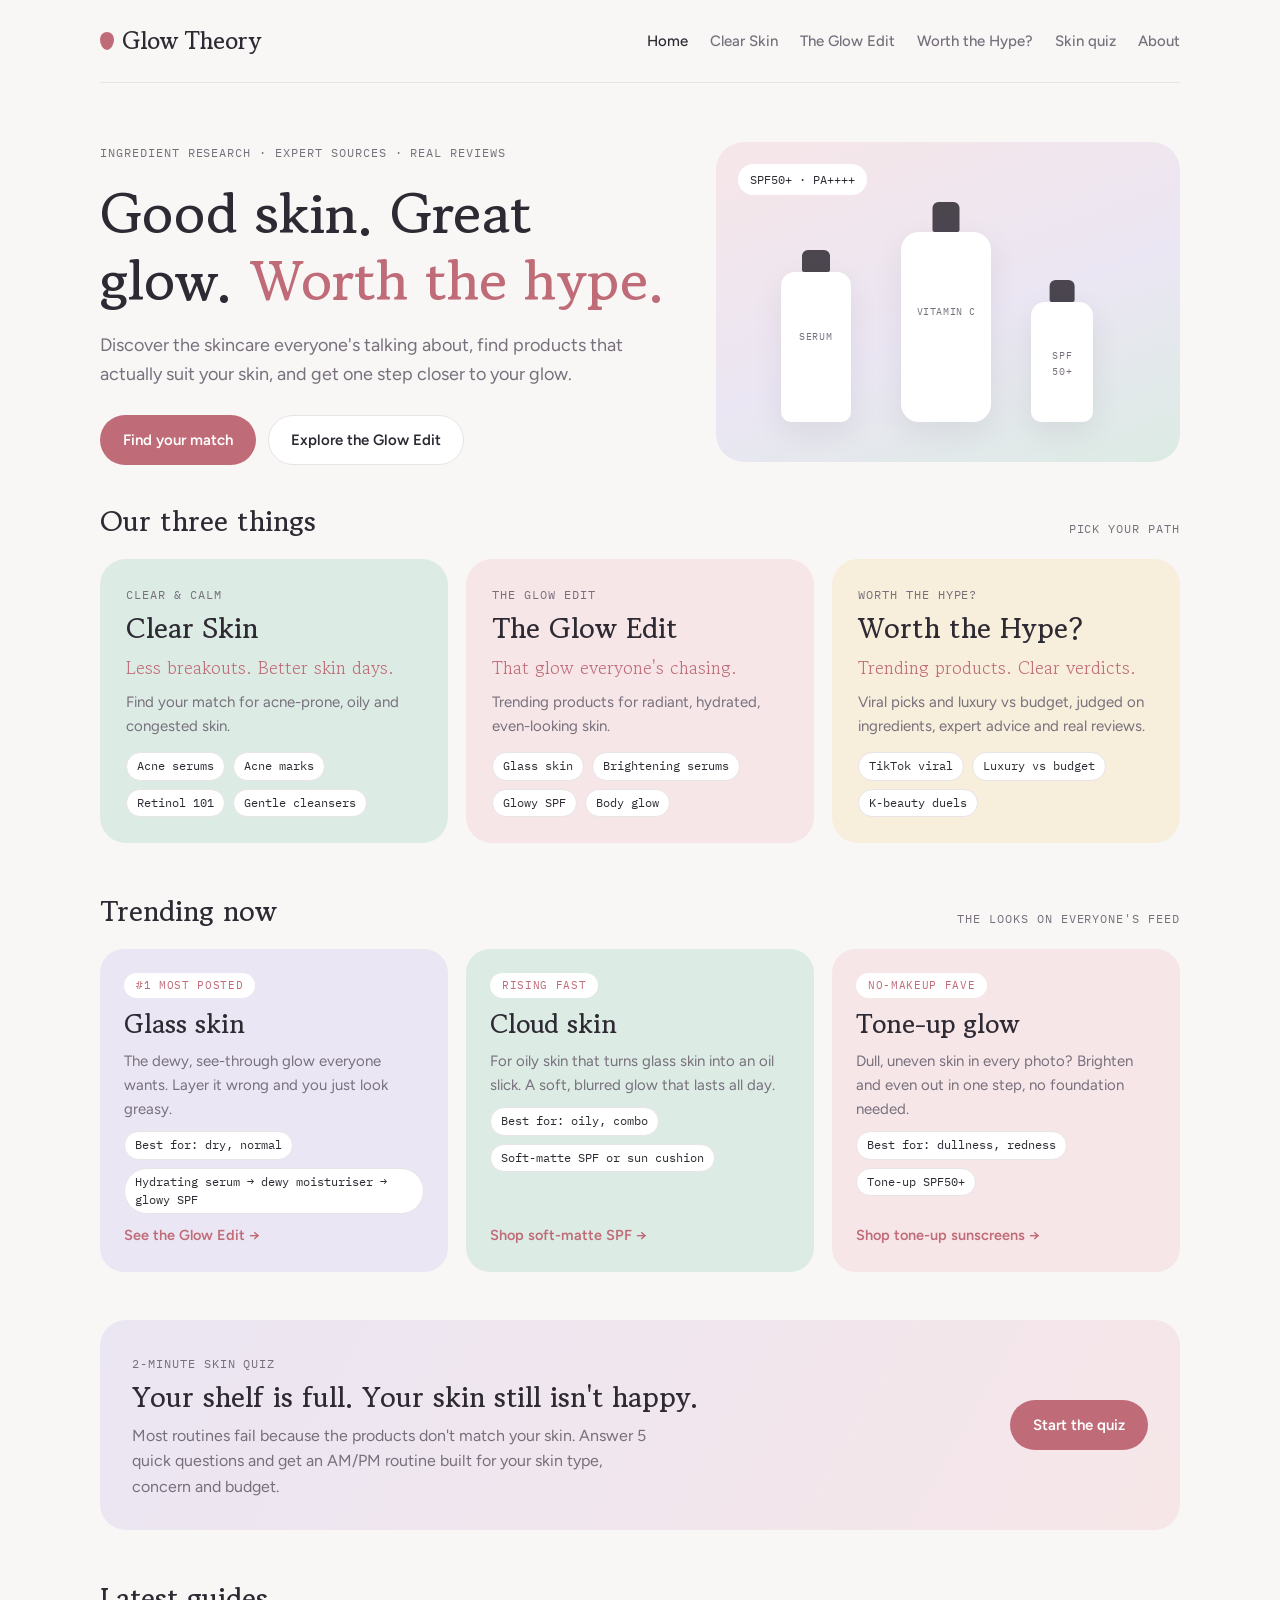
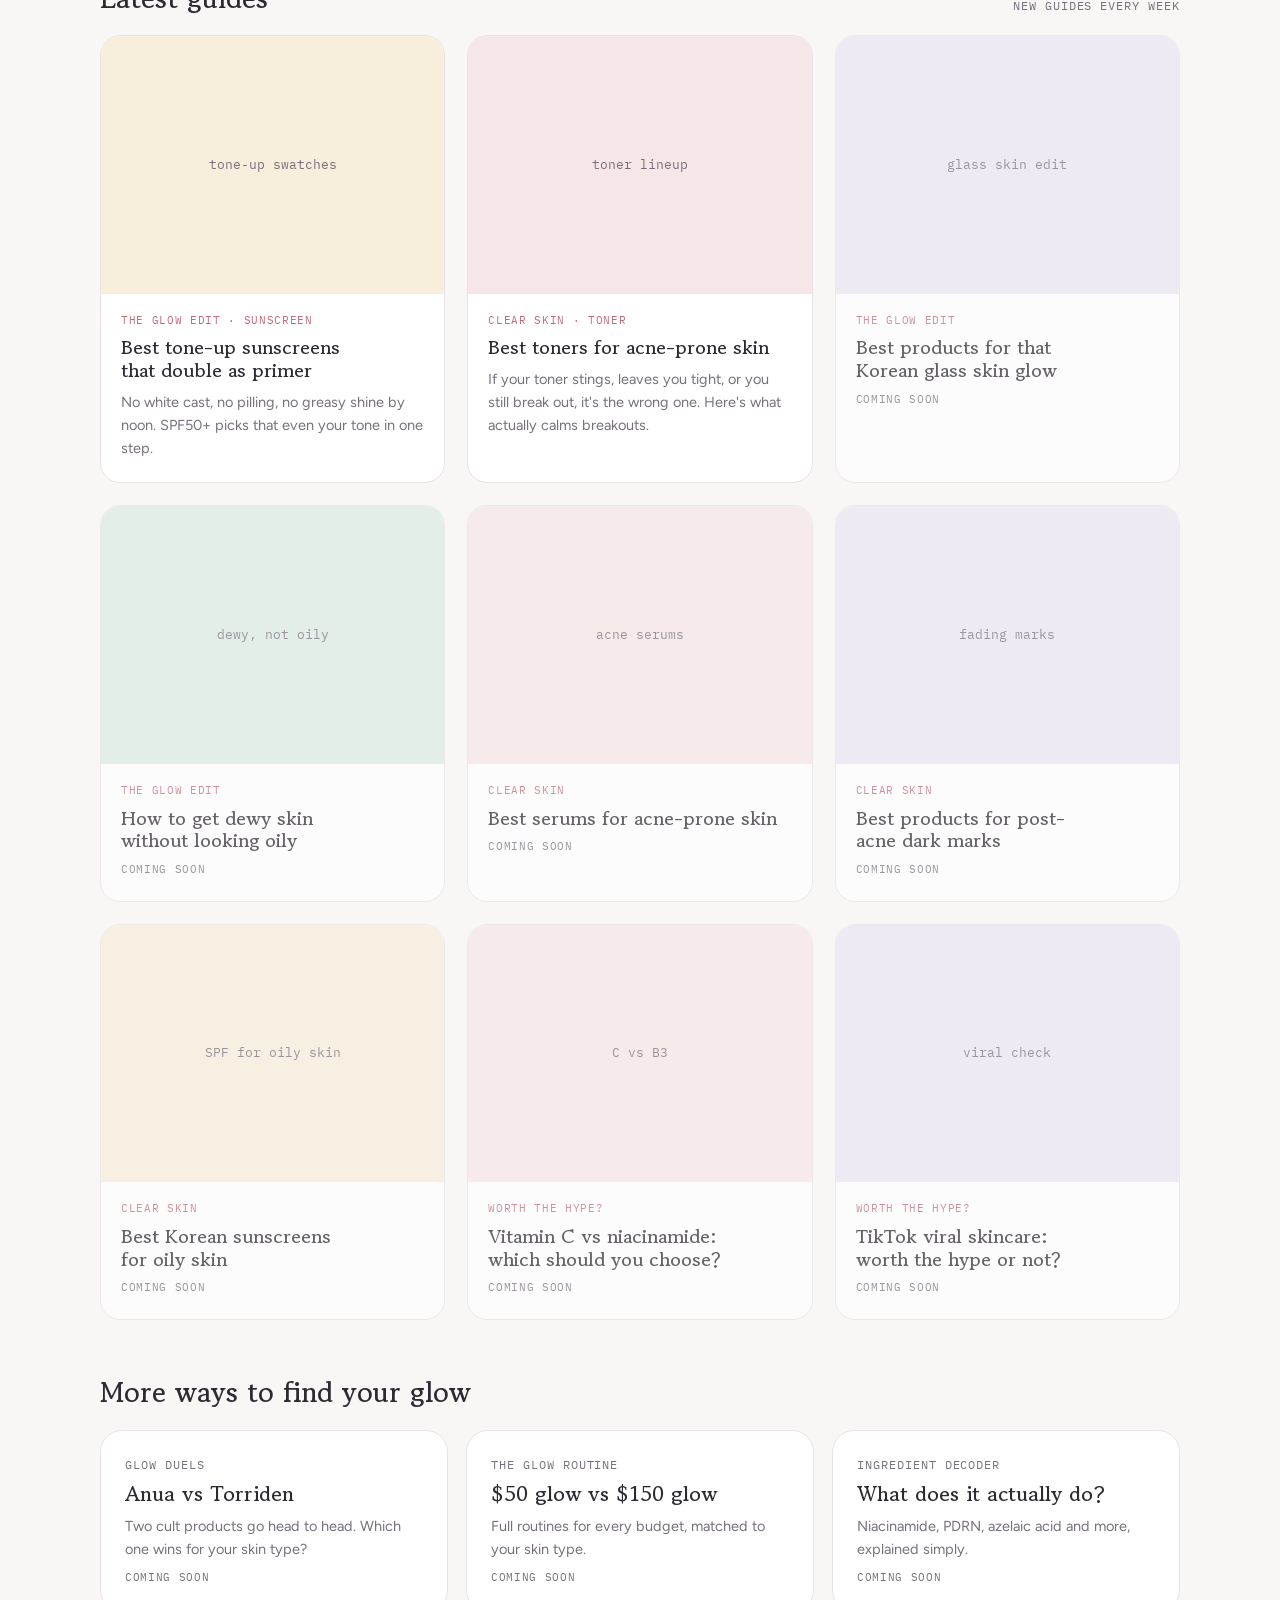
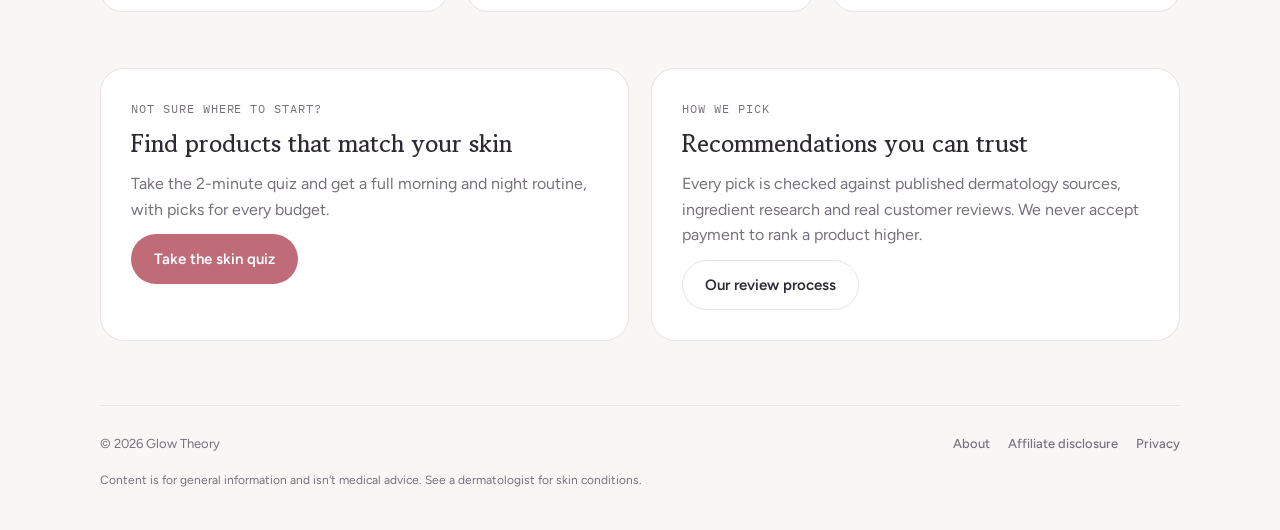
<file: index.html>
<!doctype html>
<html lang="en">
<head>
<meta charset="utf-8">
<meta name="viewport" content="width=device-width, initial-scale=1, viewport-fit=cover">
<title>Glow Theory | Skincare That&#x27;s Worth the Hype</title>
<meta name="description" content="Find skincare that suits your skin. Buying guides for clear skin, glowing skin and trending K-beauty, built on ingredient research and expert sources.">
<link rel="canonical" href="https://glowtheoryskin.com/">
<meta property="og:title" content="Glow Theory | Skincare That&#x27;s Worth the Hype">
<meta property="og:description" content="Find skincare that suits your skin. Buying guides for clear skin, glowing skin and trending K-beauty, built on ingredient research and expert sources.">
<meta property="og:type" content="website">
<meta property="og:url" content="https://glowtheoryskin.com/">
<meta property="og:site_name" content="Glow Theory">
<link rel="icon" href="/favicon.svg" type="image/svg+xml">
<link rel="preconnect" href="https://fonts.googleapis.com">
<link rel="preconnect" href="https://fonts.gstatic.com" crossorigin>
<link rel="stylesheet" href="https://fonts.googleapis.com/css2?family=Gowun+Batang:wght@400;700&family=Figtree:wght@400;500;600;700&family=IBM+Plex+Mono:wght@400;500&display=swap">
<link rel="stylesheet" href="/styles.css">
</head>
<body>
<div class="wrap">
  <header>
    <a class="logo" href="/"><span class="drop" aria-hidden="true"></span>Glow Theory</a>
    <nav aria-label="Main"><a href="/" aria-current="page">Home</a><a href="/clear-skin.html">Clear Skin</a><a href="/the-glow-edit.html">The Glow Edit</a><a href="/worth-the-hype.html">Worth the Hype?</a><a href="/quiz.html">Skin quiz</a><a href="/about.html">About</a></nav>
  </header>
  <main>
    <section class="hero">
      <div>
        <span class="label">Ingredient research · expert sources · real reviews</span>
        <h1>Good skin. Great glow. <em>Worth the hype.</em></h1>
        <p class="lede">Discover the skincare everyone's talking about, find products that actually suit your skin, and get one step closer to your glow.</p>
        <div class="cta-row">
          <a class="btn primary" href="/quiz.html">Find your match</a>
          <a class="btn ghost" href="/the-glow-edit.html">Explore the Glow Edit</a>
        </div>
      </div>
      <div class="shelf" aria-hidden="true">
        <span class="ph-tag">SPF50+ · PA++++</span>
        <div class="bottle b1"><span>SERUM</span></div>
        <div class="bottle b2"><span>VITAMIN C</span></div>
        <div class="bottle b3"><span>SPF 50+</span></div>
      </div>
    </section>

    <section style="padding-bottom:52px">
      <div class="section-head"><h2>Our three things</h2><span class="label">Pick your path</span></div>
      <div class="pillars"><a class="pillar t-mint" href="/clear-skin.html"><span class="label">Clear &amp; calm</span><h3>Clear Skin</h3><p class="hook">Less breakouts. Better skin days.</p><p>Find your match for acne-prone, oily and congested skin.</p><div class="specs"><span class="spec">Acne serums</span><span class="spec">Acne marks</span><span class="spec">Retinol 101</span><span class="spec">Gentle cleansers</span></div></a><a class="pillar t-rose" href="/the-glow-edit.html"><span class="label">The Glow Edit</span><h3>The Glow Edit</h3><p class="hook">That glow everyone&#x27;s chasing.</p><p>Trending products for radiant, hydrated, even-looking skin.</p><div class="specs"><span class="spec">Glass skin</span><span class="spec">Brightening serums</span><span class="spec">Glowy SPF</span><span class="spec">Body glow</span></div></a><a class="pillar t-sun" href="/worth-the-hype.html"><span class="label">Worth the hype?</span><h3>Worth the Hype?</h3><p class="hook">Trending products. Clear verdicts.</p><p>Viral picks and luxury vs budget, judged on ingredients, expert advice and real reviews.</p><div class="specs"><span class="spec">TikTok viral</span><span class="spec">Luxury vs budget</span><span class="spec">K-beauty duels</span></div></a></div>
    </section>

    <section style="padding-bottom:48px">
      <div class="section-head"><h2>Trending now</h2><span class="label">The looks on everyone's feed</span></div>
      <div class="trends">
        <a class="trend t-lilac" href="/the-glow-edit.html">
          <span class="badge">#1 most posted</span><h3>Glass skin</h3>
          <p>The dewy, see-through glow everyone wants. Layer it wrong and you just look greasy.</p>
          <div class="specs"><span class="spec">Best for: dry, normal</span><span class="spec">Hydrating serum → dewy moisturiser → glowy SPF</span></div>
          <span class="go">See the Glow Edit →</span>
        </a>
        <a class="trend t-mint" href="/best-tone-up-sunscreens.html">
          <span class="badge">Rising fast</span><h3>Cloud skin</h3>
          <p>For oily skin that turns glass skin into an oil slick. A soft, blurred glow that lasts all day.</p>
          <div class="specs"><span class="spec">Best for: oily, combo</span><span class="spec">Soft-matte SPF or sun cushion</span></div>
          <span class="go">Shop soft-matte SPF →</span>
        </a>
        <a class="trend t-rose" href="/best-tone-up-sunscreens.html">
          <span class="badge">No-makeup fave</span><h3>Tone-up glow</h3>
          <p>Dull, uneven skin in every photo? Brighten and even out in one step, no foundation needed.</p>
          <div class="specs"><span class="spec">Best for: dullness, redness</span><span class="spec">Tone-up SPF50+</span></div>
          <span class="go">Shop tone-up sunscreens →</span>
        </a>
      </div>
    </section>

    <section class="quizband">
      <div>
        <span class="label">2-minute skin quiz</span>
        <h2>Your shelf is full. Your skin still isn't happy.</h2>
        <p>Most routines fail because the products don't match your skin. Answer 5 quick questions and get an AM/PM routine built for your skin type, concern and budget.</p>
      </div>
      <a class="btn primary" href="/quiz.html">Start the quiz</a>
    </section>

    <section>
      <div class="section-head"><h2>Latest guides</h2><span class="label">New guides every week</span></div>
      <div class="grid"><a class="card" href="/best-tone-up-sunscreens.html"><div class="thumb t-sun">tone-up swatches</div><div class="body"><span class="tag">The Glow Edit · Sunscreen</span><h3>Best tone-up sunscreens that double as primer</h3><p>No white cast, no pilling, no greasy shine by noon. SPF50+ picks that even your tone in one step.</p></div></a><a class="card" href="/best-toners-acne-prone-skin.html"><div class="thumb t-rose">toner lineup</div><div class="body"><span class="tag">Clear Skin · Toner</span><h3>Best toners for acne-prone skin</h3><p>If your toner stings, leaves you tight, or you still break out, it&#x27;s the wrong one. Here&#x27;s what actually calms breakouts.</p></div></a><div class="card is-soon"><div class="thumb t-lilac">glass skin edit</div><div class="body"><span class="tag">The Glow Edit</span><h3>Best products for that Korean glass skin glow</h3><span class="soon">Coming soon</span></div></div><div class="card is-soon"><div class="thumb t-mint">dewy, not oily</div><div class="body"><span class="tag">The Glow Edit</span><h3>How to get dewy skin without looking oily</h3><span class="soon">Coming soon</span></div></div><div class="card is-soon"><div class="thumb t-rose">acne serums</div><div class="body"><span class="tag">Clear Skin</span><h3>Best serums for acne-prone skin</h3><span class="soon">Coming soon</span></div></div><div class="card is-soon"><div class="thumb t-lilac">fading marks</div><div class="body"><span class="tag">Clear Skin</span><h3>Best products for post-acne dark marks</h3><span class="soon">Coming soon</span></div></div><div class="card is-soon"><div class="thumb t-sun">SPF for oily skin</div><div class="body"><span class="tag">Clear Skin</span><h3>Best Korean sunscreens for oily skin</h3><span class="soon">Coming soon</span></div></div><div class="card is-soon"><div class="thumb t-rose">C vs B3</div><div class="body"><span class="tag">Worth the Hype?</span><h3>Vitamin C vs niacinamide: which should you choose?</h3><span class="soon">Coming soon</span></div></div><div class="card is-soon"><div class="thumb t-lilac">viral check</div><div class="body"><span class="tag">Worth the Hype?</span><h3>TikTok viral skincare: worth the hype or not?</h3><span class="soon">Coming soon</span></div></div></div>
    </section>

    <section style="padding-bottom:56px">
      <div class="section-head"><h2>More ways to find your glow</h2></div>
      <div class="features">
        <div class="feature"><span class="label">Glow Duels</span><h3>Anua vs Torriden</h3><p>Two cult products go head to head. Which one wins for your skin type?</p><span class="soon">Coming soon</span></div>
        <div class="feature"><span class="label">The Glow Routine</span><h3>$50 glow vs $150 glow</h3><p>Full routines for every budget, matched to your skin type.</p><span class="soon">Coming soon</span></div>
        <div class="feature"><span class="label">Ingredient Decoder</span><h3>What does it actually do?</h3><p>Niacinamide, PDRN, azelaic acid and more, explained simply.</p><span class="soon">Coming soon</span></div>
      </div>
    </section>

    <section class="duo">
      <div class="panel">
        <span class="label">Not sure where to start?</span>
        <h2>Find products that match your skin</h2>
        <p>Take the 2-minute quiz and get a full morning and night routine, with picks for every budget.</p>
        <a class="btn primary" href="/quiz.html" style="align-self:flex-start">Take the skin quiz</a>
      </div>
      <div class="panel">
        <span class="label">How we pick</span>
        <h2>Recommendations you can trust</h2>
        <p>Every pick is checked against published dermatology sources, ingredient research and real customer reviews. We never accept payment to rank a product higher.</p>
        <a class="btn ghost" href="/about.html" style="align-self:flex-start">Our review process</a>
      </div>
    </section>
  </main>
  <footer>
    <span>© 2026 Glow Theory</span>
    <nav aria-label="Legal"><a href="/about.html">About</a><a href="/affiliate-disclosure.html">Affiliate disclosure</a><a href="/privacy.html">Privacy</a></nav>
    <span class="foot-note">Content is for general information and isn't medical advice. See a dermatologist for skin conditions.</span>
  </footer>
</div>
<!-- Cloudflare Web Analytics --><script type='module' src='https://static.cloudflareinsights.com/beacon.min.js' data-cf-beacon='{"token": "9a05517542704130ba9f9d5de55c579a"}'></script><!-- End Cloudflare Web Analytics -->
</body>
</html>
</file>
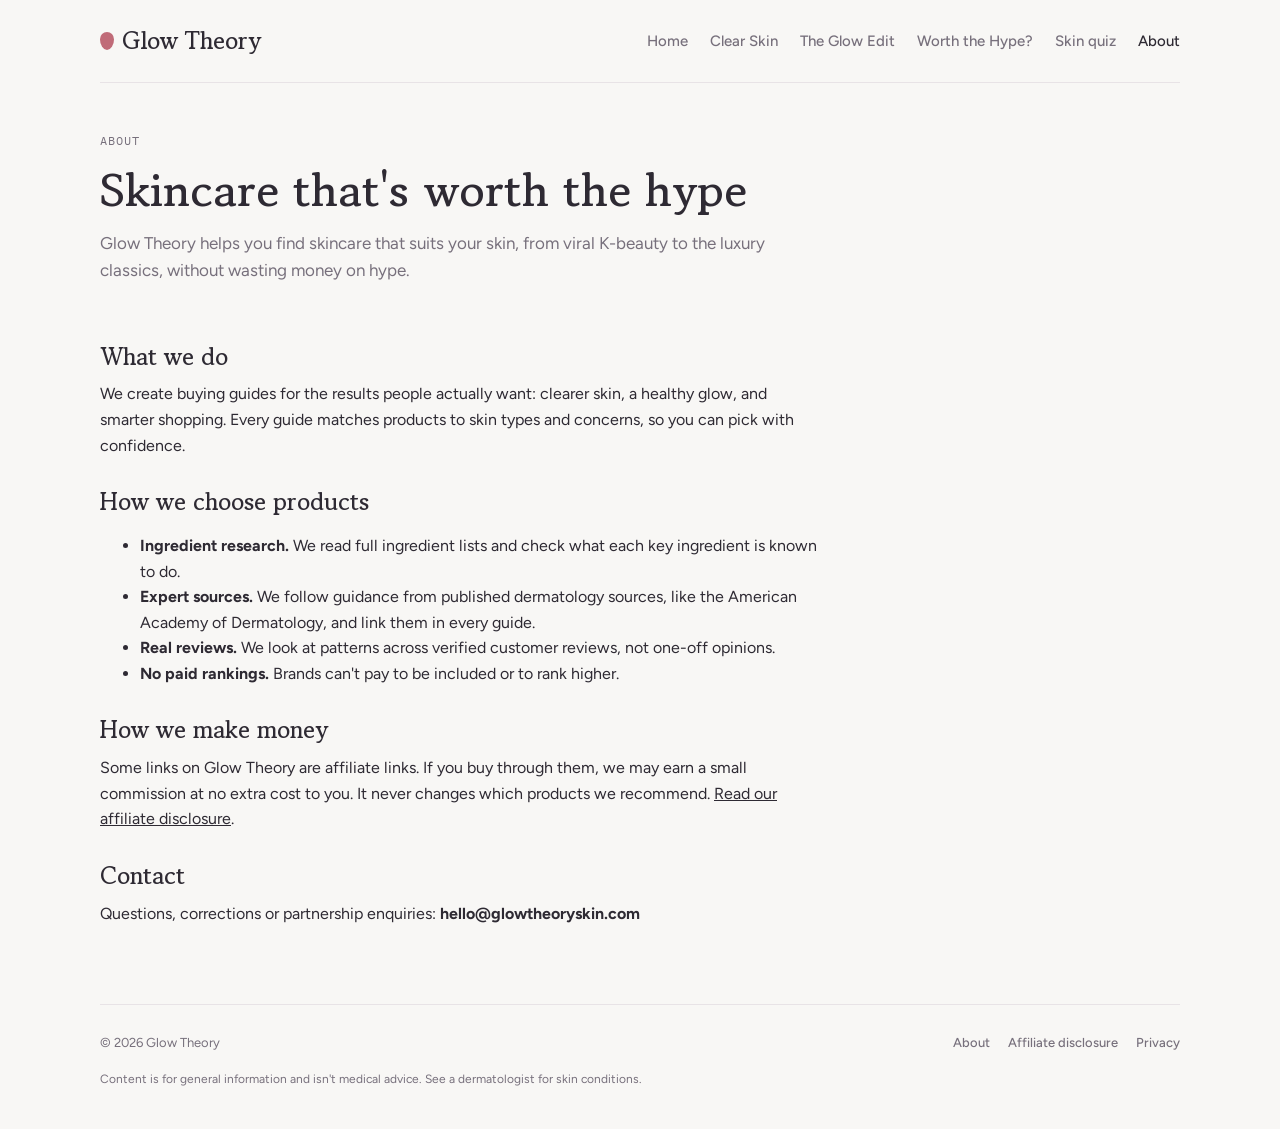
<file: about.html>
<!doctype html>
<html lang="en">
<head>
<meta charset="utf-8">
<meta name="viewport" content="width=device-width, initial-scale=1, viewport-fit=cover">
<title>About Glow Theory | Glow Theory</title>
<meta name="description" content="Glow Theory is a skincare discovery and buying-guide site for clear, glowing skin. Here&#x27;s how we choose products.">
<link rel="canonical" href="https://glowtheoryskin.com/about.html">
<meta property="og:title" content="About Glow Theory | Glow Theory">
<meta property="og:description" content="Glow Theory is a skincare discovery and buying-guide site for clear, glowing skin. Here&#x27;s how we choose products.">
<meta property="og:type" content="website">
<meta property="og:url" content="https://glowtheoryskin.com/about.html">
<meta property="og:site_name" content="Glow Theory">
<link rel="icon" href="/favicon.svg" type="image/svg+xml">
<link rel="preconnect" href="https://fonts.googleapis.com">
<link rel="preconnect" href="https://fonts.gstatic.com" crossorigin>
<link rel="stylesheet" href="https://fonts.googleapis.com/css2?family=Gowun+Batang:wght@400;700&family=Figtree:wght@400;500;600;700&family=IBM+Plex+Mono:wght@400;500&display=swap">
<link rel="stylesheet" href="/styles.css">
</head>
<body>
<div class="wrap">
  <header>
    <a class="logo" href="/"><span class="drop" aria-hidden="true"></span>Glow Theory</a>
    <nav aria-label="Main"><a href="/">Home</a><a href="/clear-skin.html">Clear Skin</a><a href="/the-glow-edit.html">The Glow Edit</a><a href="/worth-the-hype.html">Worth the Hype?</a><a href="/quiz.html">Skin quiz</a><a href="/about.html" aria-current="page">About</a></nav>
  </header>
  <main>
    <section class="page-hero"><span class="label">About</span><h1>Skincare that&#x27;s worth the hype</h1><p>Glow Theory helps you find skincare that suits your skin, from viral K-beauty to the luxury classics, without wasting money on hype.</p></section>
    <section class="prose"><h2>What we do</h2><p>We create buying guides for the results people actually want: clearer skin, a healthy glow, and smarter shopping. Every guide matches products to skin types and concerns, so you can pick with confidence.</p><h2>How we choose products</h2><ul><li><strong>Ingredient research.</strong> We read full ingredient lists and check what each key ingredient is known to do.</li><li><strong>Expert sources.</strong> We follow guidance from published dermatology sources, like the American Academy of Dermatology, and link them in every guide.</li><li><strong>Real reviews.</strong> We look at patterns across verified customer reviews, not one-off opinions.</li><li><strong>No paid rankings.</strong> Brands can't pay to be included or to rank higher.</li></ul><h2>How we make money</h2><p>Some links on Glow Theory are affiliate links. If you buy through them, we may earn a small commission at no extra cost to you. It never changes which products we recommend. <a href="/affiliate-disclosure.html">Read our affiliate disclosure</a>.</p><h2>Contact</h2><p>Questions, corrections or partnership enquiries: <strong>hello@glowtheoryskin.com</strong></p></section>
  </main>
  <footer>
    <span>© 2026 Glow Theory</span>
    <nav aria-label="Legal"><a href="/about.html">About</a><a href="/affiliate-disclosure.html">Affiliate disclosure</a><a href="/privacy.html">Privacy</a></nav>
    <span class="foot-note">Content is for general information and isn't medical advice. See a dermatologist for skin conditions.</span>
  </footer>
</div>
<!-- Cloudflare Web Analytics --><script type='module' src='https://static.cloudflareinsights.com/beacon.min.js' data-cf-beacon='{"token": "9a05517542704130ba9f9d5de55c579a"}'></script><!-- End Cloudflare Web Analytics -->
</body>
</html>
</file>
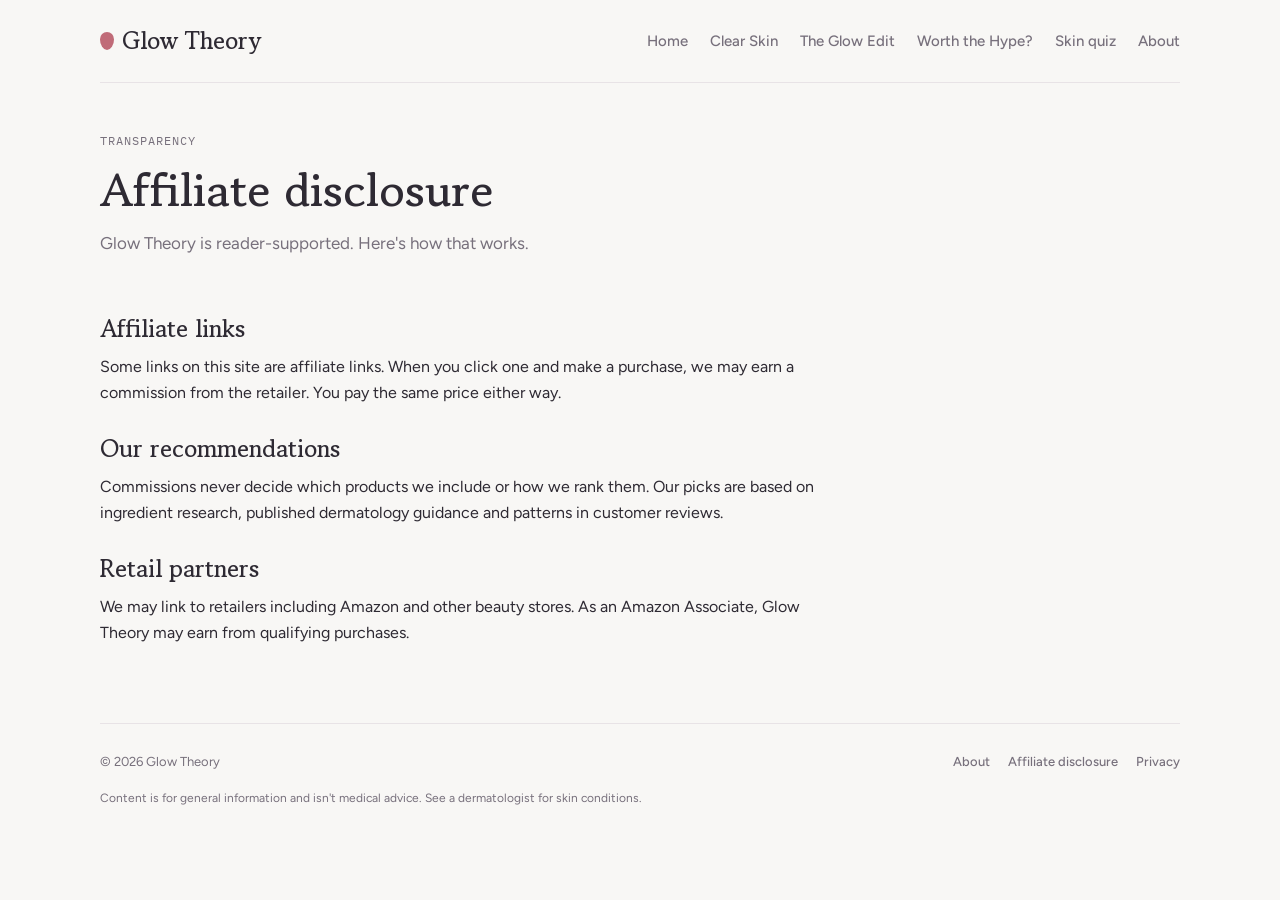
<file: affiliate-disclosure.html>
<!doctype html>
<html lang="en">
<head>
<meta charset="utf-8">
<meta name="viewport" content="width=device-width, initial-scale=1, viewport-fit=cover">
<title>Affiliate Disclosure | Glow Theory</title>
<meta name="description" content="How Glow Theory uses affiliate links.">
<link rel="canonical" href="https://glowtheoryskin.com/affiliate-disclosure.html">
<meta property="og:title" content="Affiliate Disclosure | Glow Theory">
<meta property="og:description" content="How Glow Theory uses affiliate links.">
<meta property="og:type" content="website">
<meta property="og:url" content="https://glowtheoryskin.com/affiliate-disclosure.html">
<meta property="og:site_name" content="Glow Theory">
<link rel="icon" href="/favicon.svg" type="image/svg+xml">
<link rel="preconnect" href="https://fonts.googleapis.com">
<link rel="preconnect" href="https://fonts.gstatic.com" crossorigin>
<link rel="stylesheet" href="https://fonts.googleapis.com/css2?family=Gowun+Batang:wght@400;700&family=Figtree:wght@400;500;600;700&family=IBM+Plex+Mono:wght@400;500&display=swap">
<link rel="stylesheet" href="/styles.css">
</head>
<body>
<div class="wrap">
  <header>
    <a class="logo" href="/"><span class="drop" aria-hidden="true"></span>Glow Theory</a>
    <nav aria-label="Main"><a href="/">Home</a><a href="/clear-skin.html">Clear Skin</a><a href="/the-glow-edit.html">The Glow Edit</a><a href="/worth-the-hype.html">Worth the Hype?</a><a href="/quiz.html">Skin quiz</a><a href="/about.html">About</a></nav>
  </header>
  <main>
    <section class="page-hero"><span class="label">Transparency</span><h1>Affiliate disclosure</h1><p>Glow Theory is reader-supported. Here&#x27;s how that works.</p></section>
    <section class="prose"><h2>Affiliate links</h2><p>Some links on this site are affiliate links. When you click one and make a purchase, we may earn a commission from the retailer. You pay the same price either way.</p><h2>Our recommendations</h2><p>Commissions never decide which products we include or how we rank them. Our picks are based on ingredient research, published dermatology guidance and patterns in customer reviews.</p><h2>Retail partners</h2><p>We may link to retailers including Amazon and other beauty stores. As an Amazon Associate, Glow Theory may earn from qualifying purchases.</p></section>
  </main>
  <footer>
    <span>© 2026 Glow Theory</span>
    <nav aria-label="Legal"><a href="/about.html">About</a><a href="/affiliate-disclosure.html">Affiliate disclosure</a><a href="/privacy.html">Privacy</a></nav>
    <span class="foot-note">Content is for general information and isn't medical advice. See a dermatologist for skin conditions.</span>
  </footer>
</div>
<!-- Cloudflare Web Analytics --><script type='module' src='https://static.cloudflareinsights.com/beacon.min.js' data-cf-beacon='{"token": "9a05517542704130ba9f9d5de55c579a"}'></script><!-- End Cloudflare Web Analytics -->
</body>
</html>
</file>
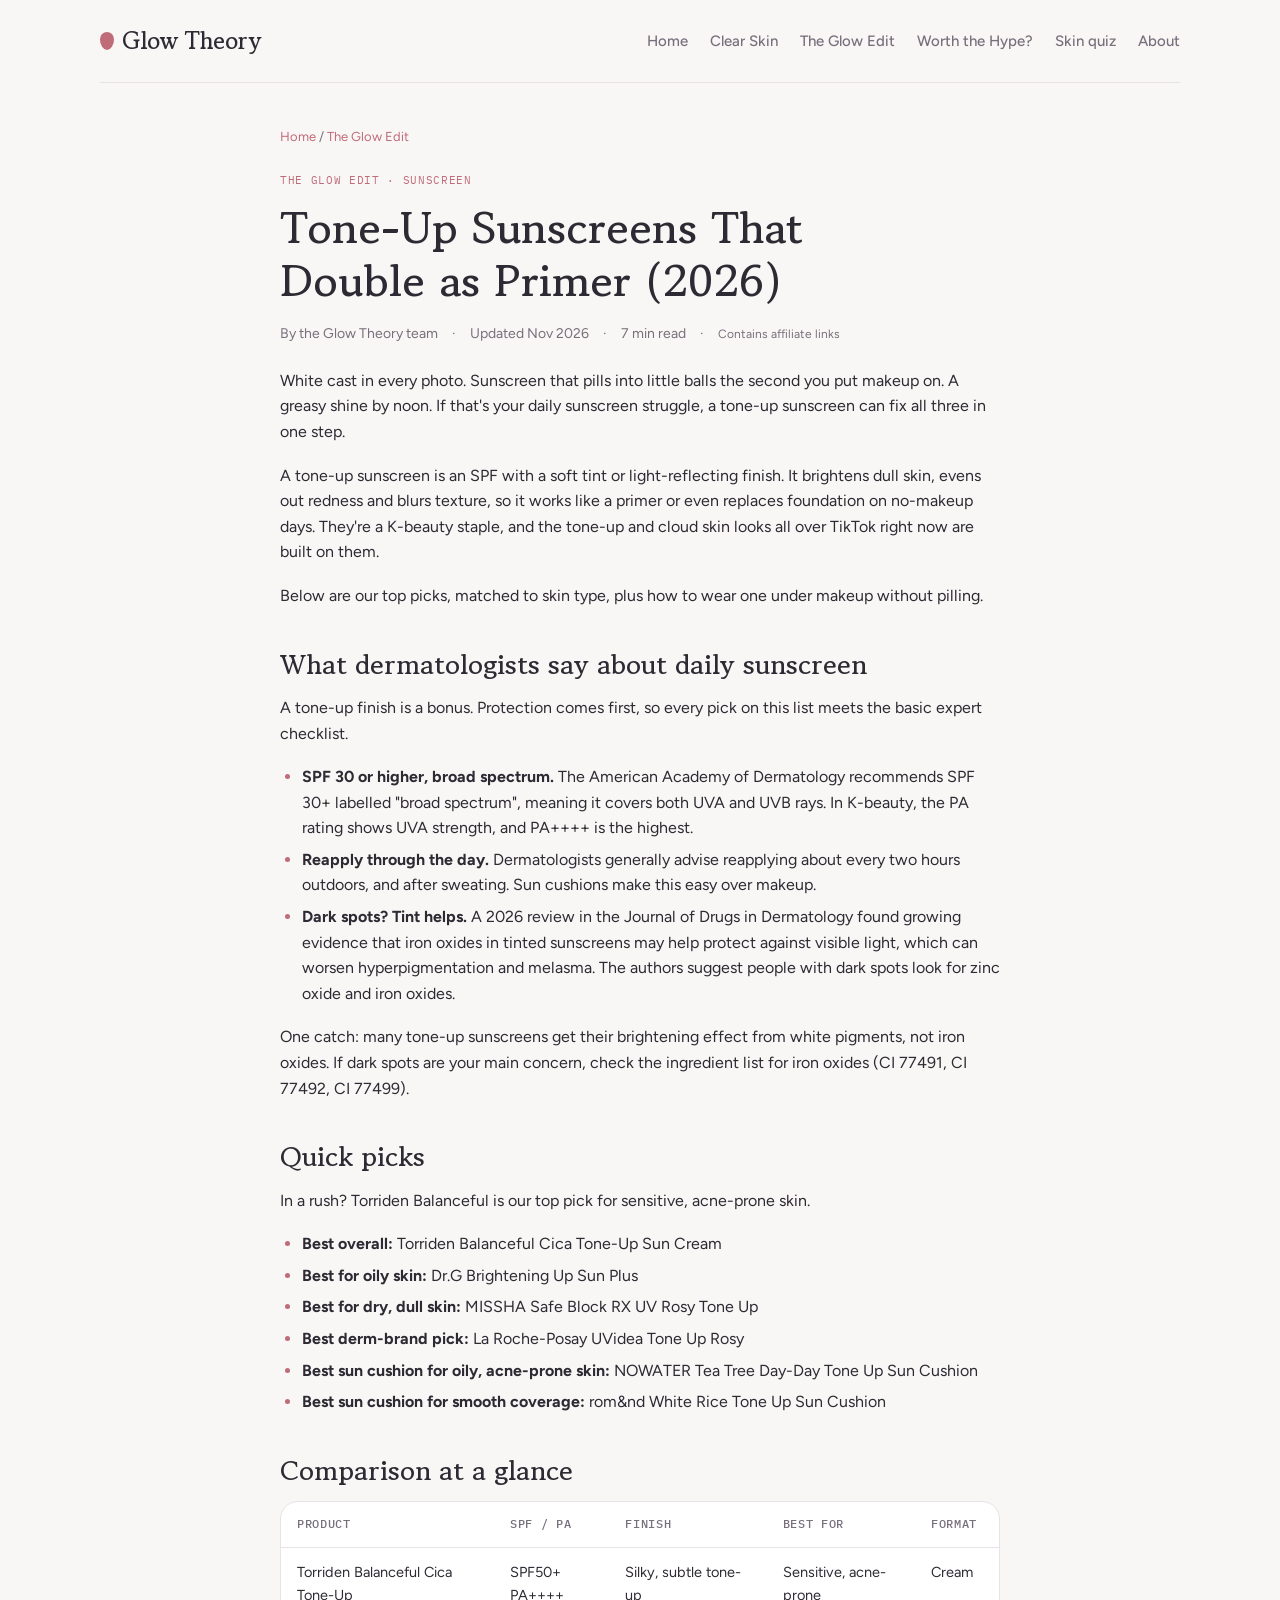
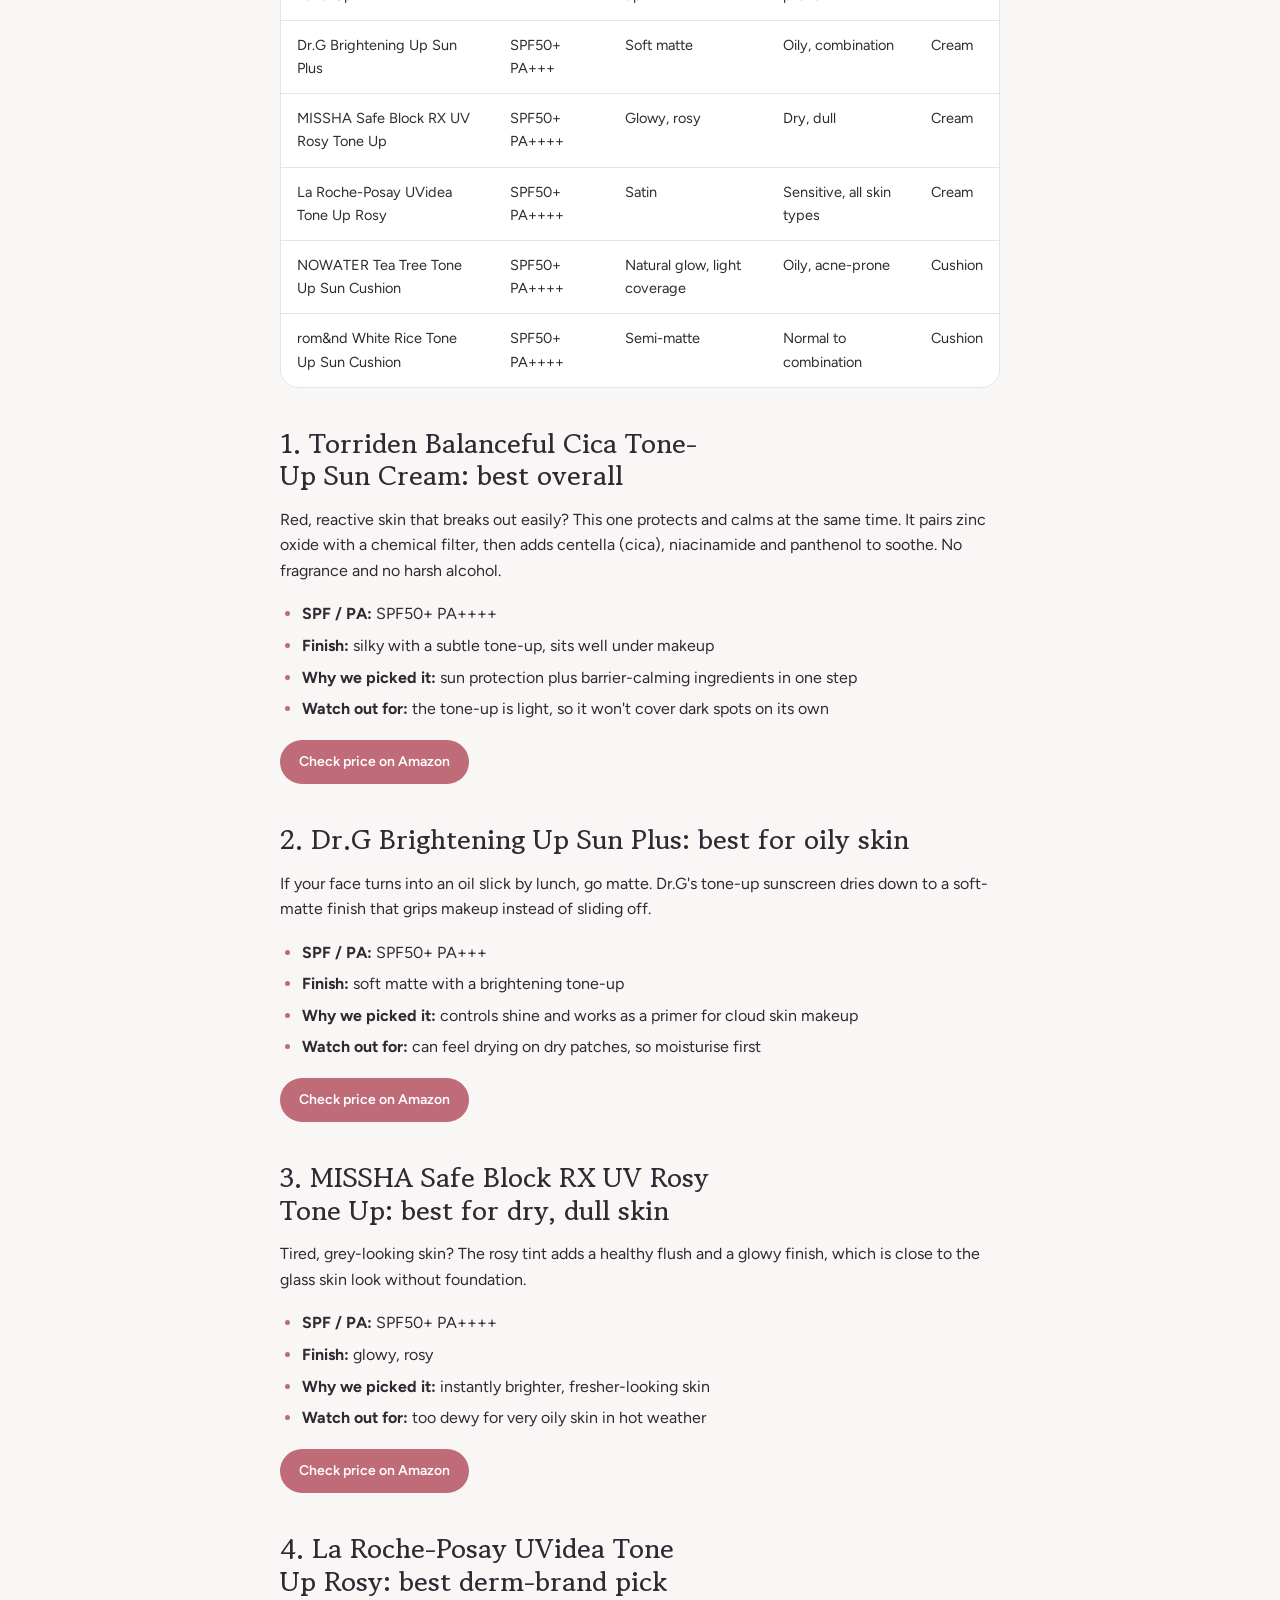
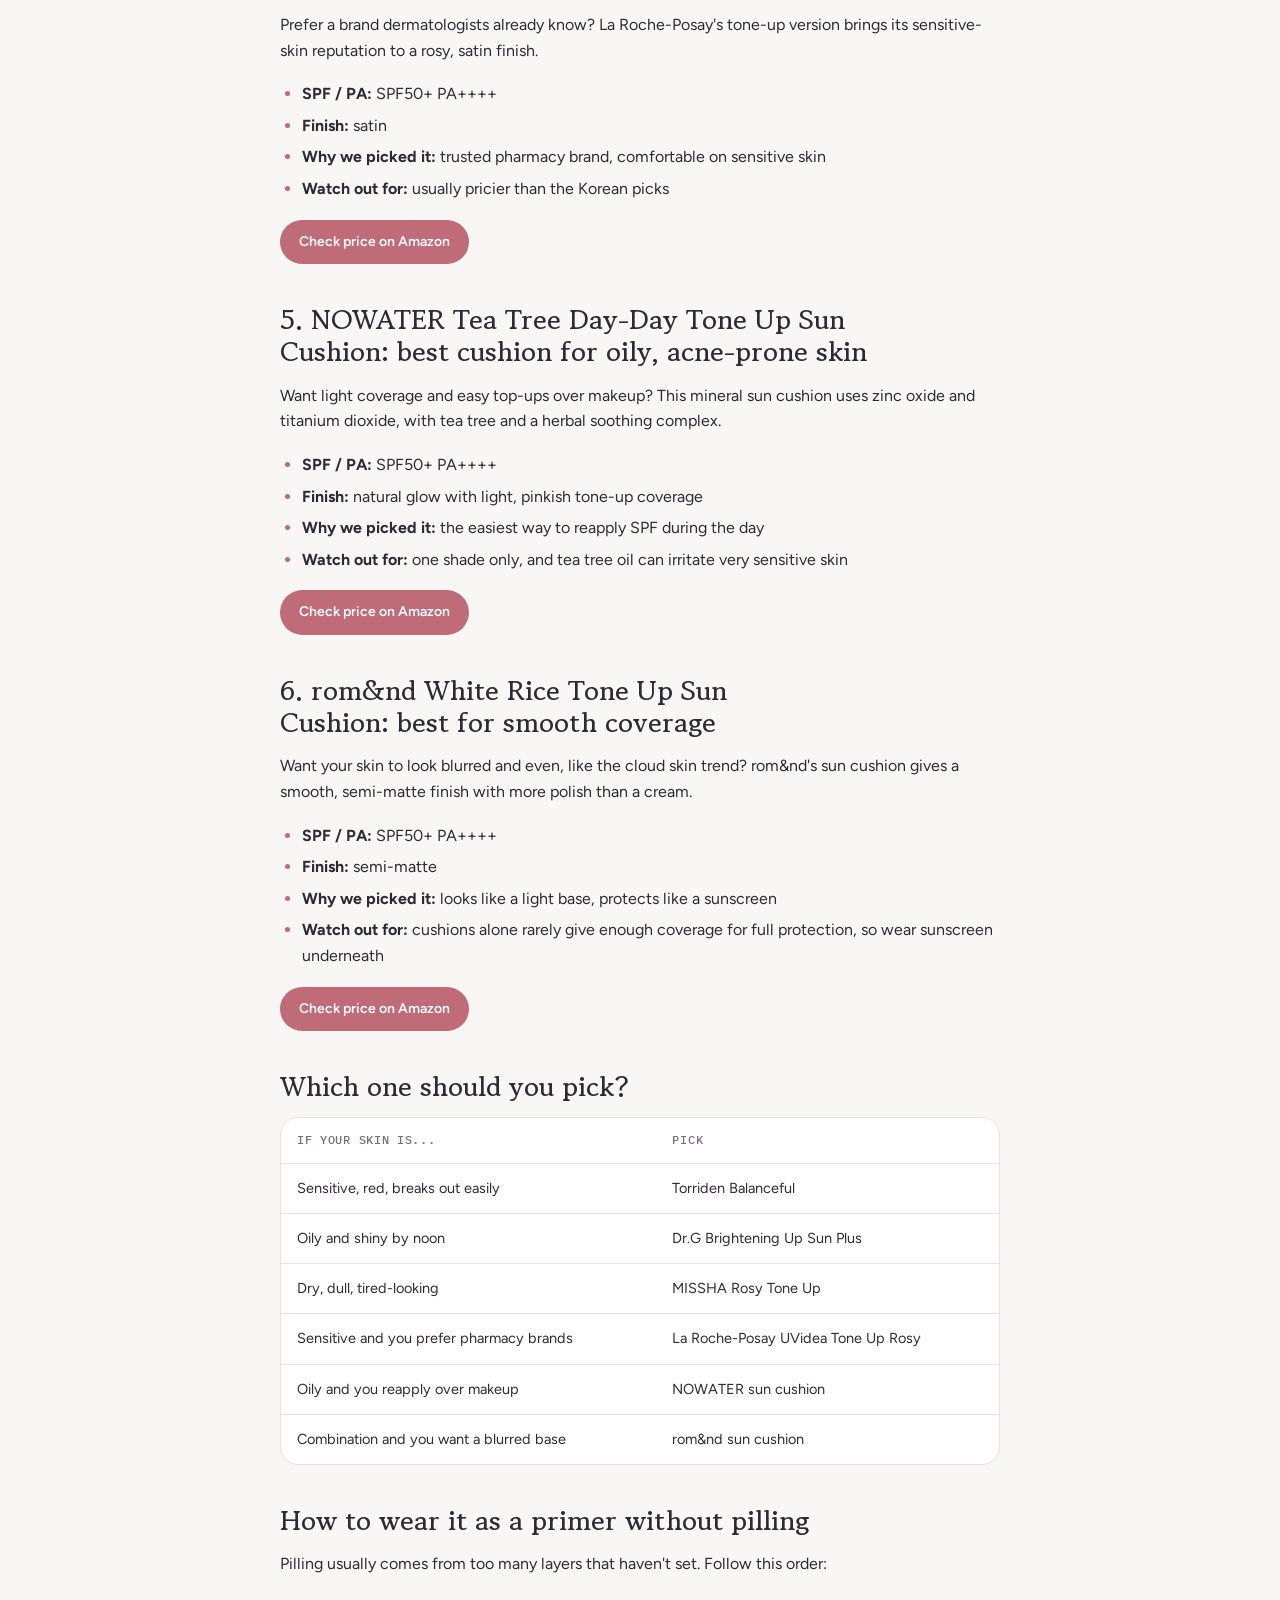
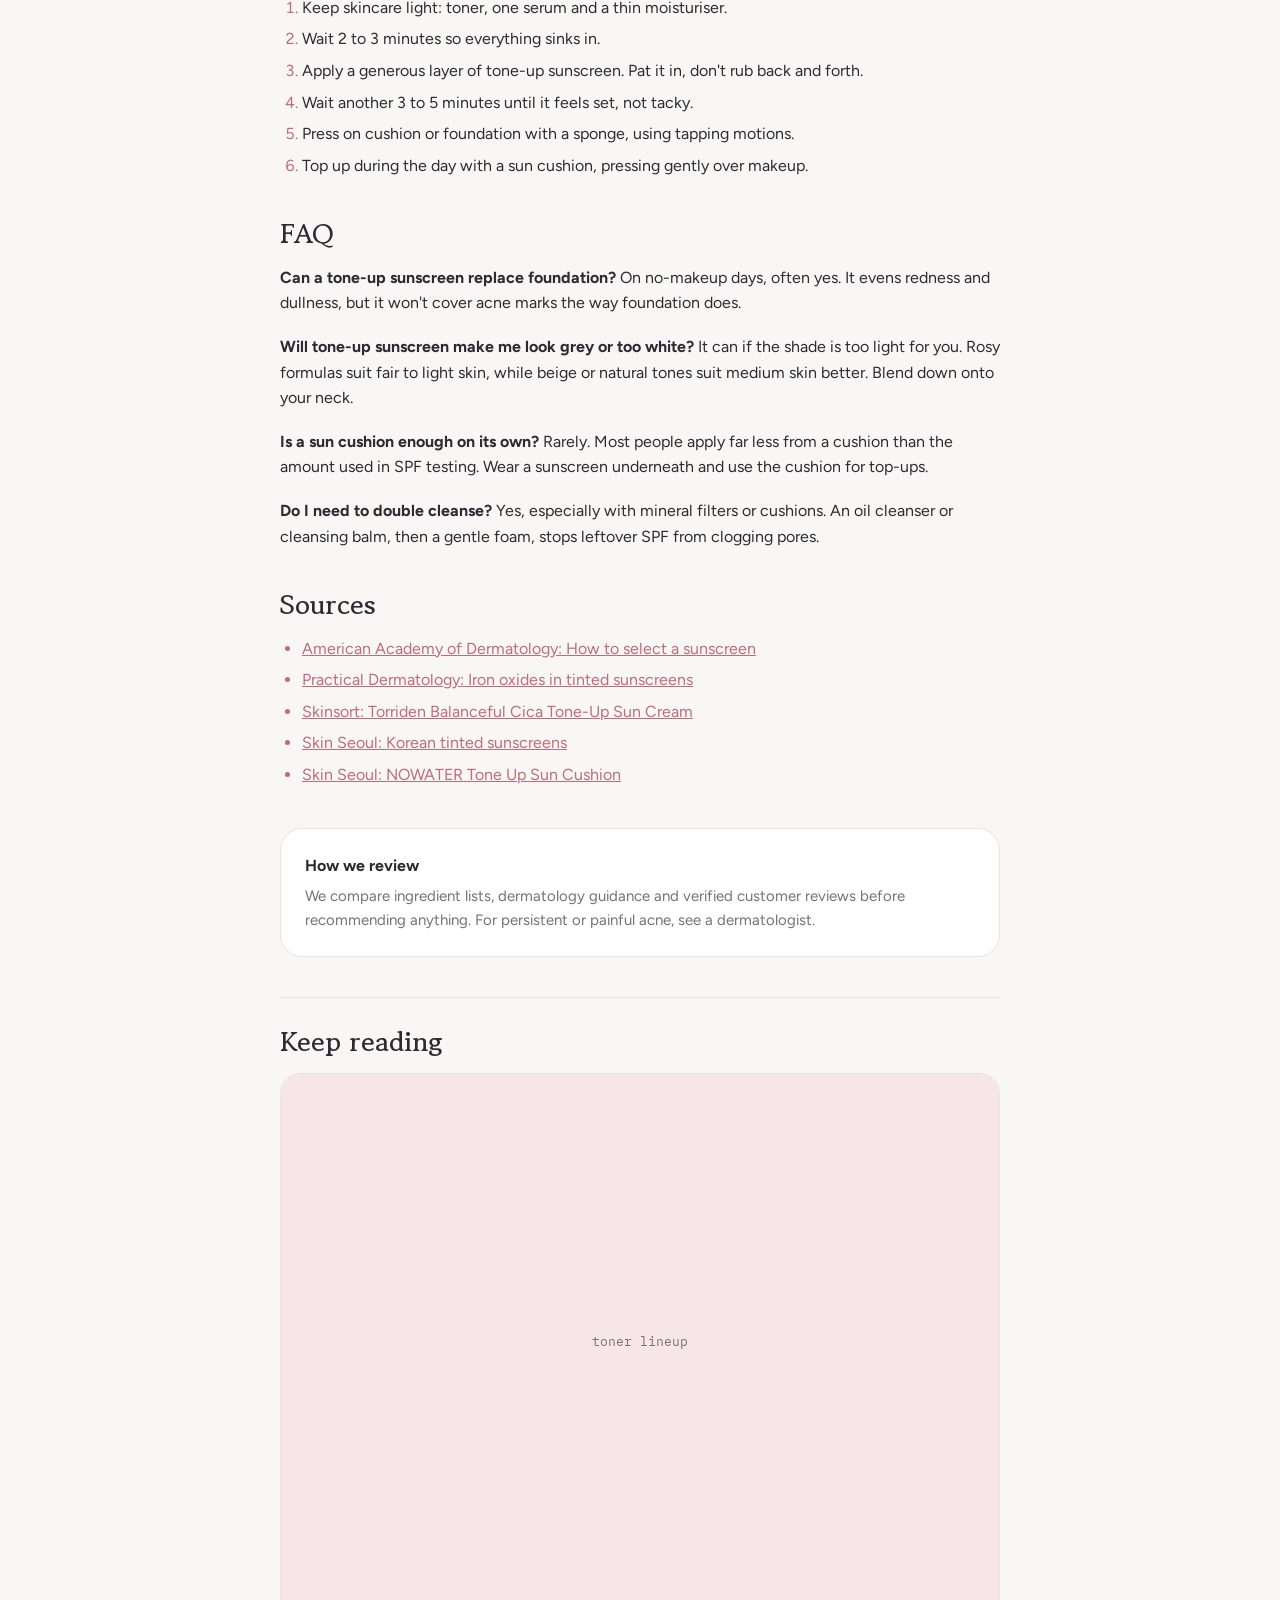
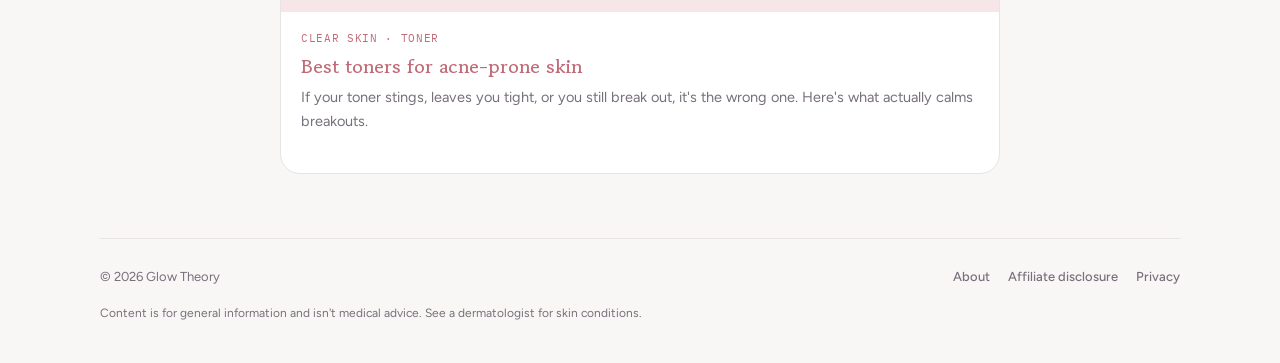
<file: best-tone-up-sunscreens.html>
<!doctype html>
<html lang="en">
<head>
<meta charset="utf-8">
<meta name="viewport" content="width=device-width, initial-scale=1, viewport-fit=cover">
<title>Tone-Up Sunscreens That Double as Primer (2026) | Glow Theory</title>
<meta name="description" content="The best tone-up sunscreens and sun cushions for oily, dry and acne-prone skin, plus how to wear SPF under makeup without pilling.">
<link rel="canonical" href="https://glowtheoryskin.com/best-tone-up-sunscreens.html">
<meta property="og:title" content="Tone-Up Sunscreens That Double as Primer (2026) | Glow Theory">
<meta property="og:description" content="The best tone-up sunscreens and sun cushions for oily, dry and acne-prone skin, plus how to wear SPF under makeup without pilling.">
<meta property="og:type" content="article">
<meta property="og:url" content="https://glowtheoryskin.com/best-tone-up-sunscreens.html">
<meta property="og:site_name" content="Glow Theory">
<link rel="icon" href="/favicon.svg" type="image/svg+xml">
<link rel="preconnect" href="https://fonts.googleapis.com">
<link rel="preconnect" href="https://fonts.gstatic.com" crossorigin>
<link rel="stylesheet" href="https://fonts.googleapis.com/css2?family=Gowun+Batang:wght@400;700&family=Figtree:wght@400;500;600;700&family=IBM+Plex+Mono:wght@400;500&display=swap">
<link rel="stylesheet" href="/styles.css">
</head>
<body>
<div class="wrap">
  <header>
    <a class="logo" href="/"><span class="drop" aria-hidden="true"></span>Glow Theory</a>
    <nav aria-label="Main"><a href="/">Home</a><a href="/clear-skin.html">Clear Skin</a><a href="/the-glow-edit.html">The Glow Edit</a><a href="/worth-the-hype.html">Worth the Hype?</a><a href="/quiz.html">Skin quiz</a><a href="/about.html">About</a></nav>
  </header>
  <main>
    <article class="post">
      <div class="crumbs"><a href="/">Home</a> / <a href="/the-glow-edit.html">The Glow Edit</a></div>
      <span class="tag">The Glow Edit · Sunscreen</span>
      <h1 style="margin-top:10px">Tone-Up Sunscreens That Double as Primer (2026)</h1>
      <div class="meta"><span>By the Glow Theory team</span><span>·</span><span>Updated Nov 2026</span><span>·</span><span>7 min read</span><span>·</span><a href="/affiliate-disclosure.html" style="font-size:12px;color:var(--muted);text-decoration:none">Contains affiliate links</a></div>
      <p>White cast in every photo. Sunscreen that pills into little balls the second you put makeup on. A greasy shine by noon. If that's your daily sunscreen struggle, a tone-up sunscreen can fix all three in one step.</p>
<p>A tone-up sunscreen is an SPF with a soft tint or light-reflecting finish. It brightens dull skin, evens out redness and blurs texture, so it works like a primer or even replaces foundation on no-makeup days. They're a K-beauty staple, and the tone-up and cloud skin looks all over TikTok right now are built on them.</p>
<p>Below are our top picks, matched to skin type, plus how to wear one under makeup without pilling.</p>
<h2>What dermatologists say about daily sunscreen</h2>
<p>A tone-up finish is a bonus. Protection comes first, so every pick on this list meets the basic expert checklist.</p>
<ul>
<li><strong>SPF 30 or higher, broad spectrum.</strong> The American Academy of Dermatology recommends SPF 30+ labelled "broad spectrum", meaning it covers both UVA and UVB rays. In K-beauty, the PA rating shows UVA strength, and PA++++ is the highest.</li>
<li><strong>Reapply through the day.</strong> Dermatologists generally advise reapplying about every two hours outdoors, and after sweating. Sun cushions make this easy over makeup.</li>
<li><strong>Dark spots? Tint helps.</strong> A 2026 review in the Journal of Drugs in Dermatology found growing evidence that iron oxides in tinted sunscreens may help protect against visible light, which can worsen hyperpigmentation and melasma. The authors suggest people with dark spots look for zinc oxide and iron oxides.</li>
</ul>
<p>One catch: many tone-up sunscreens get their brightening effect from white pigments, not iron oxides. If dark spots are your main concern, check the ingredient list for iron oxides (CI 77491, CI 77492, CI 77499).</p>
<h2>Quick picks</h2>
<p>In a rush? Torriden Balanceful is our top pick for sensitive, acne-prone skin.</p>
<ul>
<li><strong>Best overall:</strong> Torriden Balanceful Cica Tone-Up Sun Cream</li>
<li><strong>Best for oily skin:</strong> Dr.G Brightening Up Sun Plus</li>
<li><strong>Best for dry, dull skin:</strong> MISSHA Safe Block RX UV Rosy Tone Up</li>
<li><strong>Best derm-brand pick:</strong> La Roche-Posay UVidea Tone Up Rosy</li>
<li><strong>Best sun cushion for oily, acne-prone skin:</strong> NOWATER Tea Tree Day-Day Tone Up Sun Cushion</li>
<li><strong>Best sun cushion for smooth coverage:</strong> rom&amp;nd White Rice Tone Up Sun Cushion</li>
</ul>
<h2>Comparison at a glance</h2>
<div class="table-wrap"><table>
<thead>
<tr>
<th>Product</th>
<th>SPF / PA</th>
<th>Finish</th>
<th>Best for</th>
<th>Format</th>
</tr>
</thead>
<tbody>
<tr>
<td>Torriden Balanceful Cica Tone-Up</td>
<td>SPF50+ PA++++</td>
<td>Silky, subtle tone-up</td>
<td>Sensitive, acne-prone</td>
<td>Cream</td>
</tr>
<tr>
<td>Dr.G Brightening Up Sun Plus</td>
<td>SPF50+ PA+++</td>
<td>Soft matte</td>
<td>Oily, combination</td>
<td>Cream</td>
</tr>
<tr>
<td>MISSHA Safe Block RX UV Rosy Tone Up</td>
<td>SPF50+ PA++++</td>
<td>Glowy, rosy</td>
<td>Dry, dull</td>
<td>Cream</td>
</tr>
<tr>
<td>La Roche-Posay UVidea Tone Up Rosy</td>
<td>SPF50+ PA++++</td>
<td>Satin</td>
<td>Sensitive, all skin types</td>
<td>Cream</td>
</tr>
<tr>
<td>NOWATER Tea Tree Tone Up Sun Cushion</td>
<td>SPF50+ PA++++</td>
<td>Natural glow, light coverage</td>
<td>Oily, acne-prone</td>
<td>Cushion</td>
</tr>
<tr>
<td>rom&amp;nd White Rice Tone Up Sun Cushion</td>
<td>SPF50+ PA++++</td>
<td>Semi-matte</td>
<td>Normal to combination</td>
<td>Cushion</td>
</tr>
</tbody>
</table></div>
<h2>1. Torriden Balanceful Cica Tone-Up Sun Cream: best overall</h2>
<p>Red, reactive skin that breaks out easily? This one protects and calms at the same time. It pairs zinc oxide with a chemical filter, then adds centella (cica), niacinamide and panthenol to soothe. No fragrance and no harsh alcohol.</p>
<ul>
<li><strong>SPF / PA:</strong> SPF50+ PA++++</li>
<li><strong>Finish:</strong> silky with a subtle tone-up, sits well under makeup</li>
<li><strong>Why we picked it:</strong> sun protection plus barrier-calming ingredients in one step</li>
<li><strong>Watch out for:</strong> the tone-up is light, so it won't cover dark spots on its own</li>
</ul>
<div class="shops"><a class="btn primary" href="https://www.amazon.com/s?k=Torriden+Balanceful+Cica+Tone-Up+Sun+Cream" target="_blank" rel="sponsored nofollow noopener">Check price on Amazon</a></div>

<h2>2. Dr.G Brightening Up Sun Plus: best for oily skin</h2>
<p>If your face turns into an oil slick by lunch, go matte. Dr.G's tone-up sunscreen dries down to a soft-matte finish that grips makeup instead of sliding off.</p>
<ul>
<li><strong>SPF / PA:</strong> SPF50+ PA+++</li>
<li><strong>Finish:</strong> soft matte with a brightening tone-up</li>
<li><strong>Why we picked it:</strong> controls shine and works as a primer for cloud skin makeup</li>
<li><strong>Watch out for:</strong> can feel drying on dry patches, so moisturise first</li>
</ul>
<div class="shops"><a class="btn primary" href="https://www.amazon.com/s?k=Dr.G+Brightening+Up+Sun+Plus" target="_blank" rel="sponsored nofollow noopener">Check price on Amazon</a></div>

<h2>3. MISSHA Safe Block RX UV Rosy Tone Up: best for dry, dull skin</h2>
<p>Tired, grey-looking skin? The rosy tint adds a healthy flush and a glowy finish, which is close to the glass skin look without foundation.</p>
<ul>
<li><strong>SPF / PA:</strong> SPF50+ PA++++</li>
<li><strong>Finish:</strong> glowy, rosy</li>
<li><strong>Why we picked it:</strong> instantly brighter, fresher-looking skin</li>
<li><strong>Watch out for:</strong> too dewy for very oily skin in hot weather</li>
</ul>
<div class="shops"><a class="btn primary" href="https://www.amazon.com/s?k=MISSHA+Safe+Block+RX+UV+Rosy+Tone+Up" target="_blank" rel="sponsored nofollow noopener">Check price on Amazon</a></div>

<h2>4. La Roche-Posay UVidea Tone Up Rosy: best derm-brand pick</h2>
<p>Prefer a brand dermatologists already know? La Roche-Posay's tone-up version brings its sensitive-skin reputation to a rosy, satin finish.</p>
<ul>
<li><strong>SPF / PA:</strong> SPF50+ PA++++</li>
<li><strong>Finish:</strong> satin</li>
<li><strong>Why we picked it:</strong> trusted pharmacy brand, comfortable on sensitive skin</li>
<li><strong>Watch out for:</strong> usually pricier than the Korean picks</li>
</ul>
<div class="shops"><a class="btn primary" href="https://www.amazon.com/s?k=La+Roche-Posay+UVidea+Tone+Up+Rosy" target="_blank" rel="sponsored nofollow noopener">Check price on Amazon</a></div>

<h2>5. NOWATER Tea Tree Day-Day Tone Up Sun Cushion: best cushion for oily, acne-prone skin</h2>
<p>Want light coverage and easy top-ups over makeup? This mineral sun cushion uses zinc oxide and titanium dioxide, with tea tree and a herbal soothing complex.</p>
<ul>
<li><strong>SPF / PA:</strong> SPF50+ PA++++</li>
<li><strong>Finish:</strong> natural glow with light, pinkish tone-up coverage</li>
<li><strong>Why we picked it:</strong> the easiest way to reapply SPF during the day</li>
<li><strong>Watch out for:</strong> one shade only, and tea tree oil can irritate very sensitive skin</li>
</ul>
<div class="shops"><a class="btn primary" href="https://www.amazon.com/s?k=NOWATER+Tea+Tree+Day-Day+Tone+Up+Sun+Cushion" target="_blank" rel="sponsored nofollow noopener">Check price on Amazon</a></div>

<h2>6. rom&amp;nd White Rice Tone Up Sun Cushion: best for smooth coverage</h2>
<p>Want your skin to look blurred and even, like the cloud skin trend? rom&amp;nd's sun cushion gives a smooth, semi-matte finish with more polish than a cream.</p>
<ul>
<li><strong>SPF / PA:</strong> SPF50+ PA++++</li>
<li><strong>Finish:</strong> semi-matte</li>
<li><strong>Why we picked it:</strong> looks like a light base, protects like a sunscreen</li>
<li><strong>Watch out for:</strong> cushions alone rarely give enough coverage for full protection, so wear sunscreen underneath</li>
</ul>
<div class="shops"><a class="btn primary" href="https://www.amazon.com/s?k=rom%26nd+White+Rice+Tone+Up+Sun+Cushion" target="_blank" rel="sponsored nofollow noopener">Check price on Amazon</a></div>

<h2>Which one should you pick?</h2>
<div class="table-wrap"><table>
<thead>
<tr>
<th>If your skin is...</th>
<th>Pick</th>
</tr>
</thead>
<tbody>
<tr>
<td>Sensitive, red, breaks out easily</td>
<td>Torriden Balanceful</td>
</tr>
<tr>
<td>Oily and shiny by noon</td>
<td>Dr.G Brightening Up Sun Plus</td>
</tr>
<tr>
<td>Dry, dull, tired-looking</td>
<td>MISSHA Rosy Tone Up</td>
</tr>
<tr>
<td>Sensitive and you prefer pharmacy brands</td>
<td>La Roche-Posay UVidea Tone Up Rosy</td>
</tr>
<tr>
<td>Oily and you reapply over makeup</td>
<td>NOWATER sun cushion</td>
</tr>
<tr>
<td>Combination and you want a blurred base</td>
<td>rom&amp;nd sun cushion</td>
</tr>
</tbody>
</table></div>
<h2>How to wear it as a primer without pilling</h2>
<p>Pilling usually comes from too many layers that haven't set. Follow this order:</p>
<ol>
<li>Keep skincare light: toner, one serum and a thin moisturiser.</li>
<li>Wait 2 to 3 minutes so everything sinks in.</li>
<li>Apply a generous layer of tone-up sunscreen. Pat it in, don't rub back and forth.</li>
<li>Wait another 3 to 5 minutes until it feels set, not tacky.</li>
<li>Press on cushion or foundation with a sponge, using tapping motions.</li>
<li>Top up during the day with a sun cushion, pressing gently over makeup.</li>
</ol>
<h2>FAQ</h2>
<p><strong>Can a tone-up sunscreen replace foundation?</strong>
On no-makeup days, often yes. It evens redness and dullness, but it won't cover acne marks the way foundation does.</p>
<p><strong>Will tone-up sunscreen make me look grey or too white?</strong>
It can if the shade is too light for you. Rosy formulas suit fair to light skin, while beige or natural tones suit medium skin better. Blend down onto your neck.</p>
<p><strong>Is a sun cushion enough on its own?</strong>
Rarely. Most people apply far less from a cushion than the amount used in SPF testing. Wear a sunscreen underneath and use the cushion for top-ups.</p>
<p><strong>Do I need to double cleanse?</strong>
Yes, especially with mineral filters or cushions. An oil cleanser or cleansing balm, then a gentle foam, stops leftover SPF from clogging pores.</p>
<h2>Sources</h2>
<ul>
<li><a href="https://www.aad.org/public/skin-hair-nails/skin-care/sunscreen/choosing-the-right-sunscreen" target="_blank" rel="noopener">American Academy of Dermatology: How to select a sunscreen</a></li>
<li><a href="https://practicaldermatology.com/news/iron-oxides-in-tinted-sunscreens-may-improve-hyperpigmentation-protection-study/2487035" target="_blank" rel="noopener">Practical Dermatology: Iron oxides in tinted sunscreens</a></li>
<li><a href="https://skinsort.com/products/torriden/balanceful-cica-tone-up-sun-cream" target="_blank" rel="noopener">Skinsort: Torriden Balanceful Cica Tone-Up Sun Cream</a></li>
<li><a href="https://skin-seoul.com/blog/korean-tinted-sunscreen" target="_blank" rel="noopener">Skin Seoul: Korean tinted sunscreens</a></li>
<li><a href="https://skin-seoul.com/product/nowater-tea-tree-day-day-tone-up-sun-cushion-refill-no2-natural-light-spf-50-pa-1pack" target="_blank" rel="noopener">Skin Seoul: NOWATER Tone Up Sun Cushion</a></li>
</ul>
      <div class="authorbox"><div><strong>How we review</strong><p>We compare ingredient lists, dermatology guidance and verified customer reviews before recommending anything. For persistent or painful acne, see a dermatologist.</p></div></div>
      <div class="related"><h2>Keep reading</h2><div class="grid" style="grid-template-columns:1fr;padding-bottom:0"><a class="card" href="/best-toners-acne-prone-skin.html"><div class="thumb t-rose">toner lineup</div><div class="body"><span class="tag">Clear Skin · Toner</span><h3>Best toners for acne-prone skin</h3><p>If your toner stings, leaves you tight, or you still break out, it&#x27;s the wrong one. Here&#x27;s what actually calms breakouts.</p></div></a></div></div>
    </article>
  </main>
  <footer>
    <span>© 2026 Glow Theory</span>
    <nav aria-label="Legal"><a href="/about.html">About</a><a href="/affiliate-disclosure.html">Affiliate disclosure</a><a href="/privacy.html">Privacy</a></nav>
    <span class="foot-note">Content is for general information and isn't medical advice. See a dermatologist for skin conditions.</span>
  </footer>
</div>
<!-- Cloudflare Web Analytics --><script type='module' src='https://static.cloudflareinsights.com/beacon.min.js' data-cf-beacon='{"token": "9a05517542704130ba9f9d5de55c579a"}'></script><!-- End Cloudflare Web Analytics -->
</body>
</html>
</file>
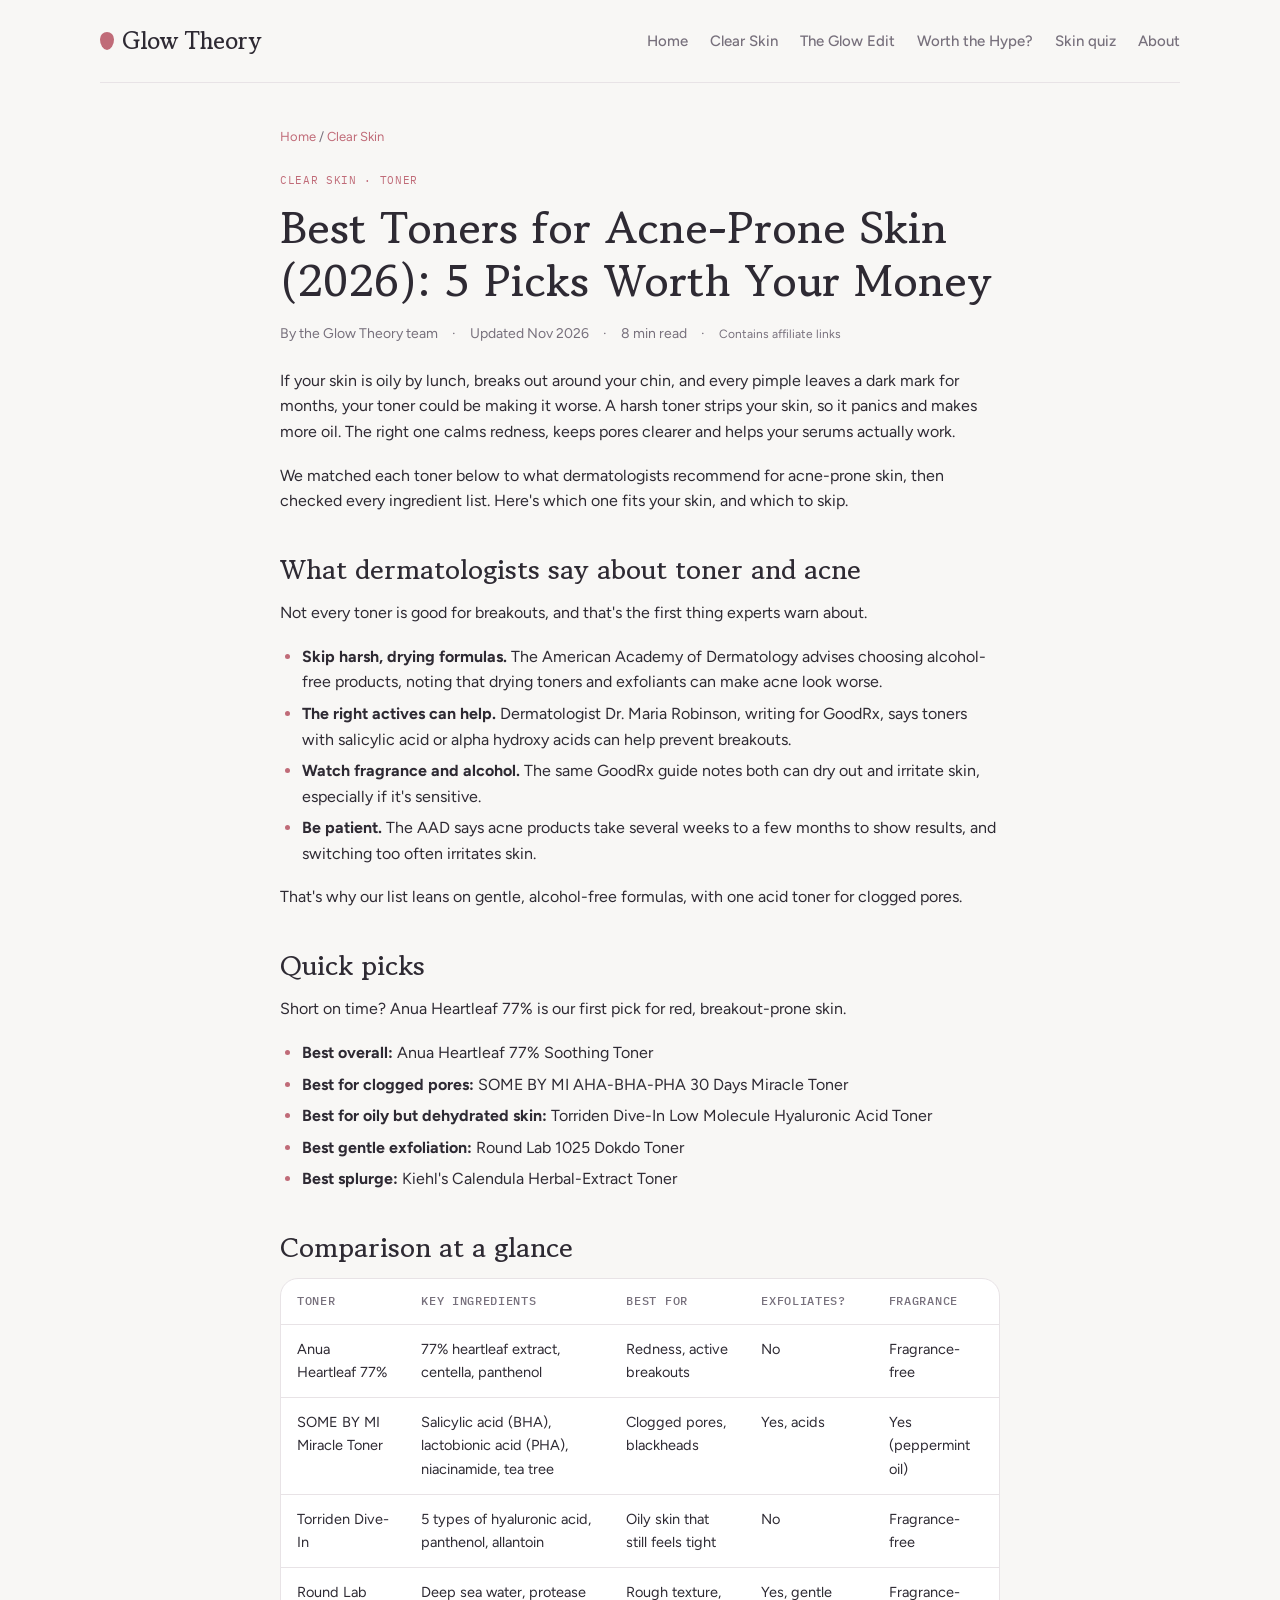
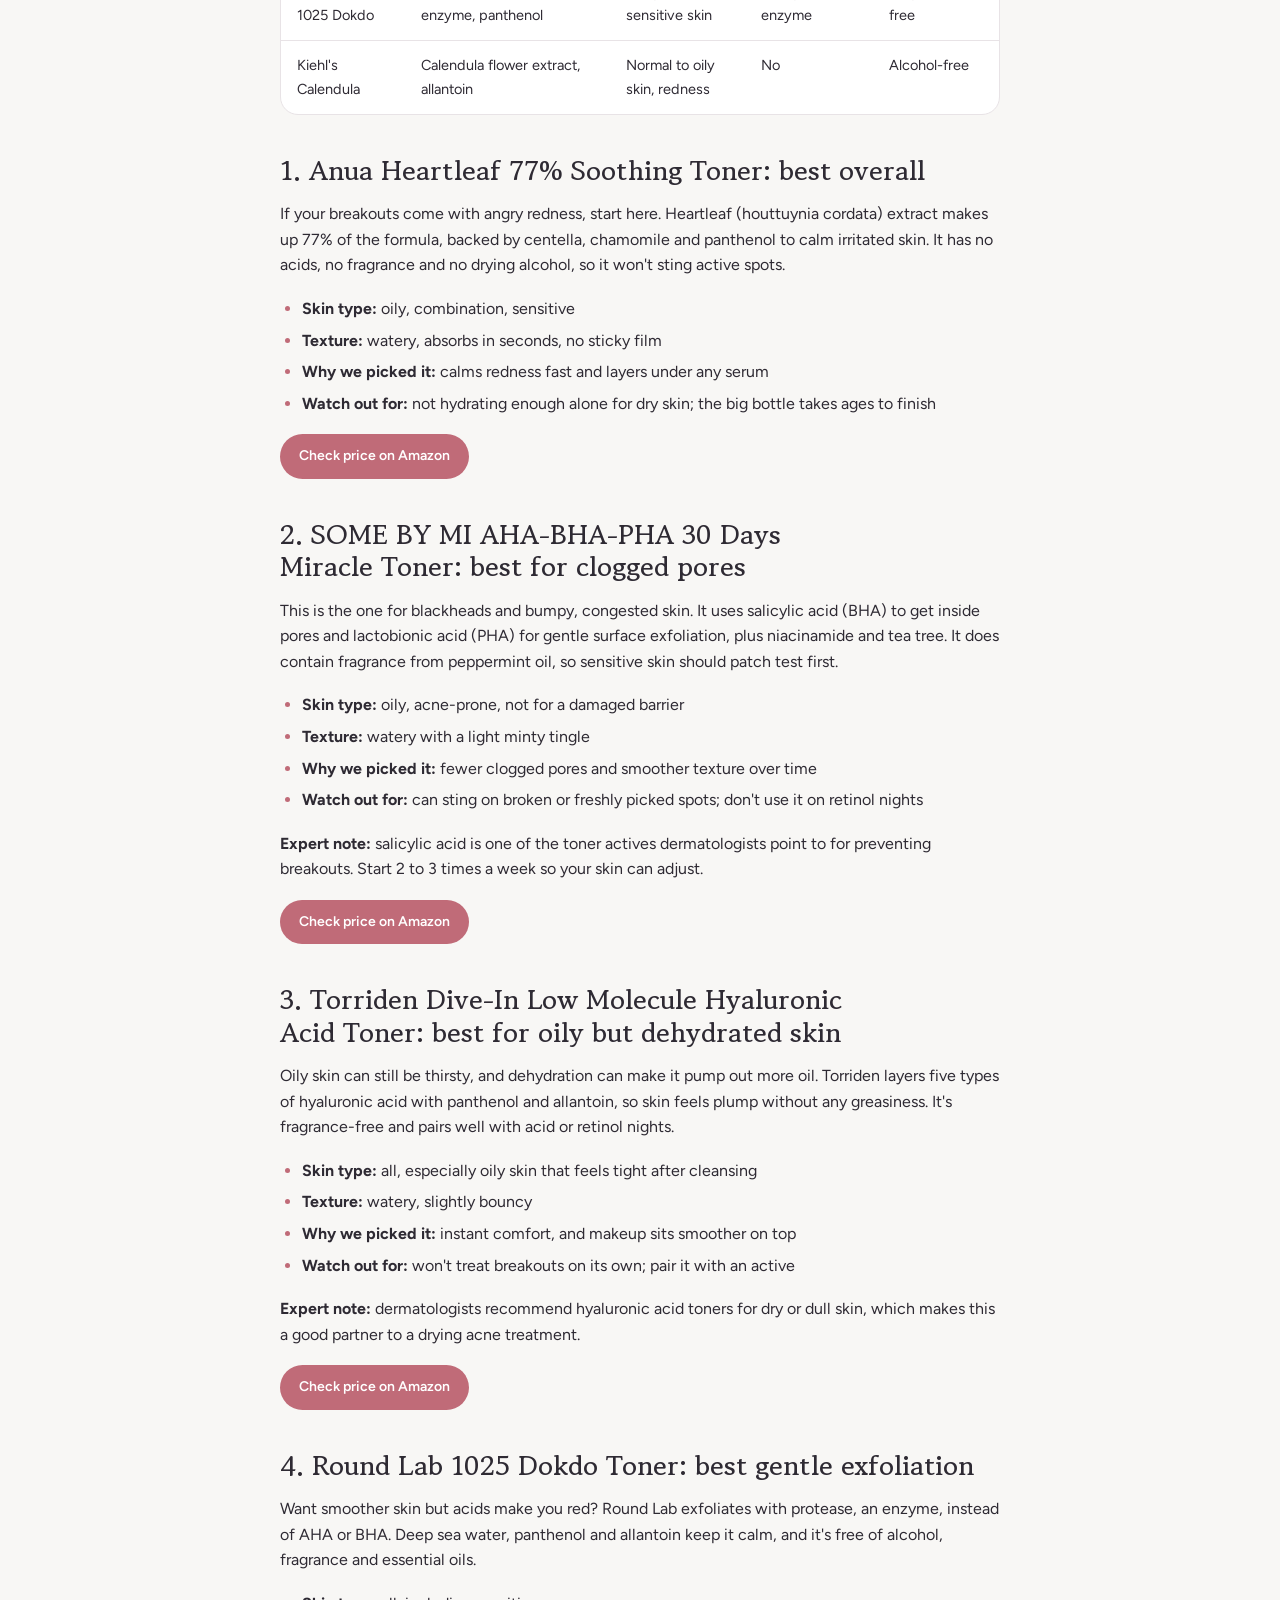
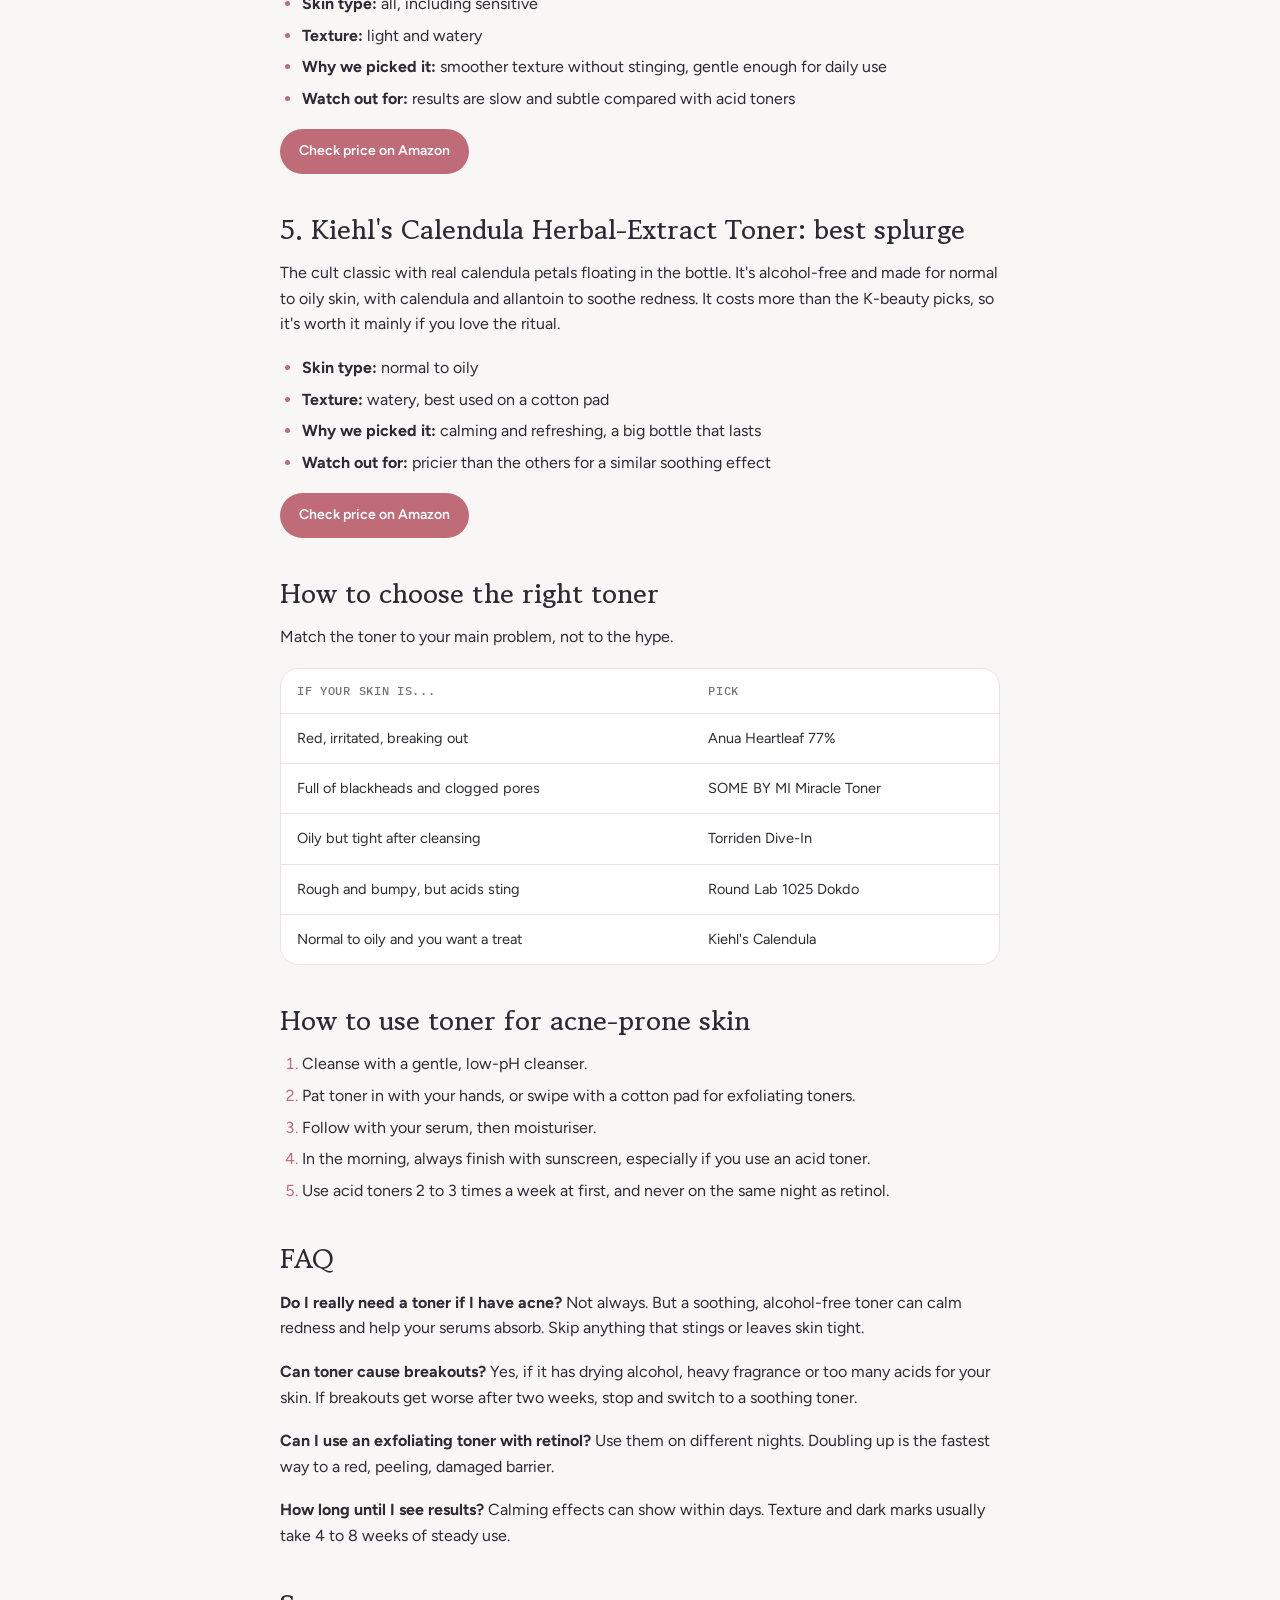
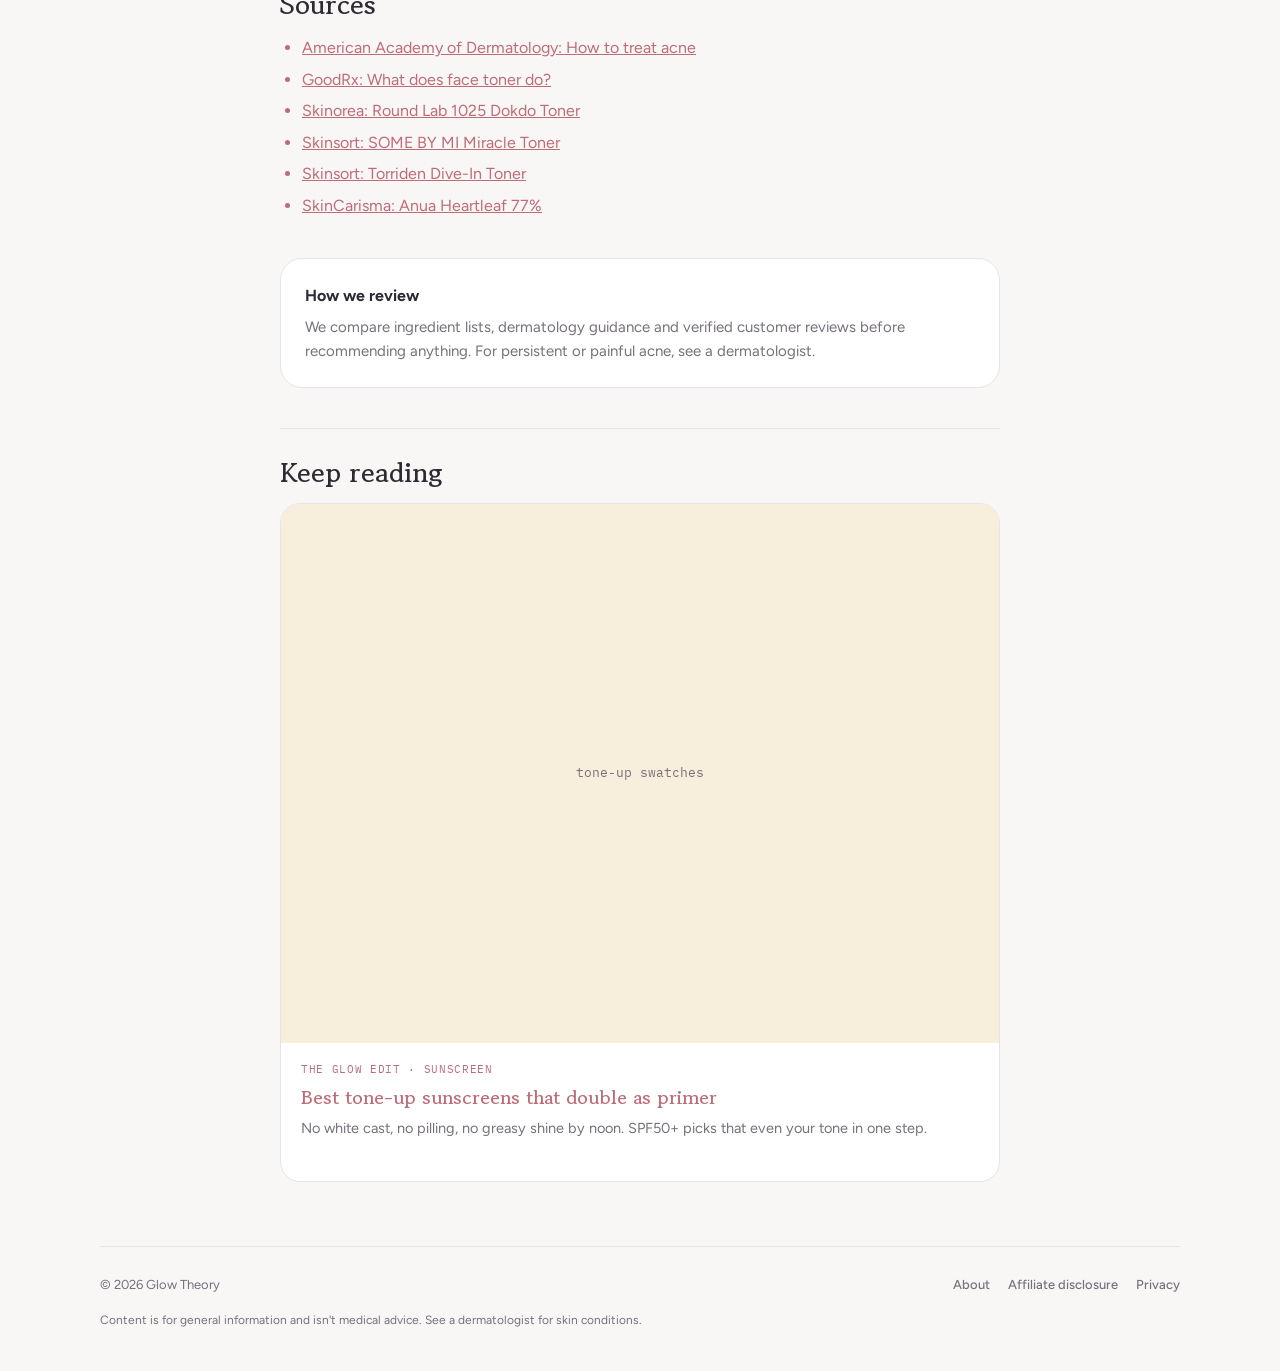
<file: best-toners-acne-prone-skin.html>
<!doctype html>
<html lang="en">
<head>
<meta charset="utf-8">
<meta name="viewport" content="width=device-width, initial-scale=1, viewport-fit=cover">
<title>Best Toners for Acne-Prone Skin (2026): 5 Picks Worth Your Money | Glow Theory</title>
<meta name="description" content="Five toners for acne-prone skin matched to dermatology guidance and ingredient research, from Anua Heartleaf to Kiehl&#x27;s Calendula.">
<link rel="canonical" href="https://glowtheoryskin.com/best-toners-acne-prone-skin.html">
<meta property="og:title" content="Best Toners for Acne-Prone Skin (2026): 5 Picks Worth Your Money | Glow Theory">
<meta property="og:description" content="Five toners for acne-prone skin matched to dermatology guidance and ingredient research, from Anua Heartleaf to Kiehl&#x27;s Calendula.">
<meta property="og:type" content="article">
<meta property="og:url" content="https://glowtheoryskin.com/best-toners-acne-prone-skin.html">
<meta property="og:site_name" content="Glow Theory">
<link rel="icon" href="/favicon.svg" type="image/svg+xml">
<link rel="preconnect" href="https://fonts.googleapis.com">
<link rel="preconnect" href="https://fonts.gstatic.com" crossorigin>
<link rel="stylesheet" href="https://fonts.googleapis.com/css2?family=Gowun+Batang:wght@400;700&family=Figtree:wght@400;500;600;700&family=IBM+Plex+Mono:wght@400;500&display=swap">
<link rel="stylesheet" href="/styles.css">
</head>
<body>
<div class="wrap">
  <header>
    <a class="logo" href="/"><span class="drop" aria-hidden="true"></span>Glow Theory</a>
    <nav aria-label="Main"><a href="/">Home</a><a href="/clear-skin.html">Clear Skin</a><a href="/the-glow-edit.html">The Glow Edit</a><a href="/worth-the-hype.html">Worth the Hype?</a><a href="/quiz.html">Skin quiz</a><a href="/about.html">About</a></nav>
  </header>
  <main>
    <article class="post">
      <div class="crumbs"><a href="/">Home</a> / <a href="/clear-skin.html">Clear Skin</a></div>
      <span class="tag">Clear Skin · Toner</span>
      <h1 style="margin-top:10px">Best Toners for Acne-Prone Skin (2026): 5 Picks Worth Your Money</h1>
      <div class="meta"><span>By the Glow Theory team</span><span>·</span><span>Updated Nov 2026</span><span>·</span><span>8 min read</span><span>·</span><a href="/affiliate-disclosure.html" style="font-size:12px;color:var(--muted);text-decoration:none">Contains affiliate links</a></div>
      <p>If your skin is oily by lunch, breaks out around your chin, and every pimple leaves a dark mark for months, your toner could be making it worse. A harsh toner strips your skin, so it panics and makes more oil. The right one calms redness, keeps pores clearer and helps your serums actually work.</p>
<p>We matched each toner below to what dermatologists recommend for acne-prone skin, then checked every ingredient list. Here's which one fits your skin, and which to skip.</p>
<h2>What dermatologists say about toner and acne</h2>
<p>Not every toner is good for breakouts, and that's the first thing experts warn about.</p>
<ul>
<li><strong>Skip harsh, drying formulas.</strong> The American Academy of Dermatology advises choosing alcohol-free products, noting that drying toners and exfoliants can make acne look worse.</li>
<li><strong>The right actives can help.</strong> Dermatologist Dr. Maria Robinson, writing for GoodRx, says toners with salicylic acid or alpha hydroxy acids can help prevent breakouts.</li>
<li><strong>Watch fragrance and alcohol.</strong> The same GoodRx guide notes both can dry out and irritate skin, especially if it's sensitive.</li>
<li><strong>Be patient.</strong> The AAD says acne products take several weeks to a few months to show results, and switching too often irritates skin.</li>
</ul>
<p>That's why our list leans on gentle, alcohol-free formulas, with one acid toner for clogged pores.</p>
<h2>Quick picks</h2>
<p>Short on time? Anua Heartleaf 77% is our first pick for red, breakout-prone skin.</p>
<ul>
<li><strong>Best overall:</strong> Anua Heartleaf 77% Soothing Toner</li>
<li><strong>Best for clogged pores:</strong> SOME BY MI AHA-BHA-PHA 30 Days Miracle Toner</li>
<li><strong>Best for oily but dehydrated skin:</strong> Torriden Dive-In Low Molecule Hyaluronic Acid Toner</li>
<li><strong>Best gentle exfoliation:</strong> Round Lab 1025 Dokdo Toner</li>
<li><strong>Best splurge:</strong> Kiehl's Calendula Herbal-Extract Toner</li>
</ul>
<h2>Comparison at a glance</h2>
<div class="table-wrap"><table>
<thead>
<tr>
<th>Toner</th>
<th>Key ingredients</th>
<th>Best for</th>
<th>Exfoliates?</th>
<th>Fragrance</th>
</tr>
</thead>
<tbody>
<tr>
<td>Anua Heartleaf 77%</td>
<td>77% heartleaf extract, centella, panthenol</td>
<td>Redness, active breakouts</td>
<td>No</td>
<td>Fragrance-free</td>
</tr>
<tr>
<td>SOME BY MI Miracle Toner</td>
<td>Salicylic acid (BHA), lactobionic acid (PHA), niacinamide, tea tree</td>
<td>Clogged pores, blackheads</td>
<td>Yes, acids</td>
<td>Yes (peppermint oil)</td>
</tr>
<tr>
<td>Torriden Dive-In</td>
<td>5 types of hyaluronic acid, panthenol, allantoin</td>
<td>Oily skin that still feels tight</td>
<td>No</td>
<td>Fragrance-free</td>
</tr>
<tr>
<td>Round Lab 1025 Dokdo</td>
<td>Deep sea water, protease enzyme, panthenol</td>
<td>Rough texture, sensitive skin</td>
<td>Yes, gentle enzyme</td>
<td>Fragrance-free</td>
</tr>
<tr>
<td>Kiehl's Calendula</td>
<td>Calendula flower extract, allantoin</td>
<td>Normal to oily skin, redness</td>
<td>No</td>
<td>Alcohol-free</td>
</tr>
</tbody>
</table></div>
<h2>1. Anua Heartleaf 77% Soothing Toner: best overall</h2>
<p>If your breakouts come with angry redness, start here. Heartleaf (houttuynia cordata) extract makes up 77% of the formula, backed by centella, chamomile and panthenol to calm irritated skin. It has no acids, no fragrance and no drying alcohol, so it won't sting active spots.</p>
<ul>
<li><strong>Skin type:</strong> oily, combination, sensitive</li>
<li><strong>Texture:</strong> watery, absorbs in seconds, no sticky film</li>
<li><strong>Why we picked it:</strong> calms redness fast and layers under any serum</li>
<li><strong>Watch out for:</strong> not hydrating enough alone for dry skin; the big bottle takes ages to finish</li>
</ul>
<div class="shops"><a class="btn primary" href="https://www.amazon.com/s?k=Anua+Heartleaf+77%25+Soothing+Toner" target="_blank" rel="sponsored nofollow noopener">Check price on Amazon</a></div>

<h2>2. SOME BY MI AHA-BHA-PHA 30 Days Miracle Toner: best for clogged pores</h2>
<p>This is the one for blackheads and bumpy, congested skin. It uses salicylic acid (BHA) to get inside pores and lactobionic acid (PHA) for gentle surface exfoliation, plus niacinamide and tea tree. It does contain fragrance from peppermint oil, so sensitive skin should patch test first.</p>
<ul>
<li><strong>Skin type:</strong> oily, acne-prone, not for a damaged barrier</li>
<li><strong>Texture:</strong> watery with a light minty tingle</li>
<li><strong>Why we picked it:</strong> fewer clogged pores and smoother texture over time</li>
<li><strong>Watch out for:</strong> can sting on broken or freshly picked spots; don't use it on retinol nights</li>
</ul>
<p><strong>Expert note:</strong> salicylic acid is one of the toner actives dermatologists point to for preventing breakouts. Start 2 to 3 times a week so your skin can adjust.</p>
<div class="shops"><a class="btn primary" href="https://www.amazon.com/s?k=SOME+BY+MI+AHA-BHA-PHA+30+Days+Miracle+Toner" target="_blank" rel="sponsored nofollow noopener">Check price on Amazon</a></div>

<h2>3. Torriden Dive-In Low Molecule Hyaluronic Acid Toner: best for oily but dehydrated skin</h2>
<p>Oily skin can still be thirsty, and dehydration can make it pump out more oil. Torriden layers five types of hyaluronic acid with panthenol and allantoin, so skin feels plump without any greasiness. It's fragrance-free and pairs well with acid or retinol nights.</p>
<ul>
<li><strong>Skin type:</strong> all, especially oily skin that feels tight after cleansing</li>
<li><strong>Texture:</strong> watery, slightly bouncy</li>
<li><strong>Why we picked it:</strong> instant comfort, and makeup sits smoother on top</li>
<li><strong>Watch out for:</strong> won't treat breakouts on its own; pair it with an active</li>
</ul>
<p><strong>Expert note:</strong> dermatologists recommend hyaluronic acid toners for dry or dull skin, which makes this a good partner to a drying acne treatment.</p>
<div class="shops"><a class="btn primary" href="https://www.amazon.com/s?k=Torriden+Dive-In+Low+Molecule+Hyaluronic+Acid+Toner" target="_blank" rel="sponsored nofollow noopener">Check price on Amazon</a></div>

<h2>4. Round Lab 1025 Dokdo Toner: best gentle exfoliation</h2>
<p>Want smoother skin but acids make you red? Round Lab exfoliates with protease, an enzyme, instead of AHA or BHA. Deep sea water, panthenol and allantoin keep it calm, and it's free of alcohol, fragrance and essential oils.</p>
<ul>
<li><strong>Skin type:</strong> all, including sensitive</li>
<li><strong>Texture:</strong> light and watery</li>
<li><strong>Why we picked it:</strong> smoother texture without stinging, gentle enough for daily use</li>
<li><strong>Watch out for:</strong> results are slow and subtle compared with acid toners</li>
</ul>
<div class="shops"><a class="btn primary" href="https://www.amazon.com/s?k=Round+Lab+1025+Dokdo+Toner" target="_blank" rel="sponsored nofollow noopener">Check price on Amazon</a></div>

<h2>5. Kiehl's Calendula Herbal-Extract Toner: best splurge</h2>
<p>The cult classic with real calendula petals floating in the bottle. It's alcohol-free and made for normal to oily skin, with calendula and allantoin to soothe redness. It costs more than the K-beauty picks, so it's worth it mainly if you love the ritual.</p>
<ul>
<li><strong>Skin type:</strong> normal to oily</li>
<li><strong>Texture:</strong> watery, best used on a cotton pad</li>
<li><strong>Why we picked it:</strong> calming and refreshing, a big bottle that lasts</li>
<li><strong>Watch out for:</strong> pricier than the others for a similar soothing effect</li>
</ul>
<div class="shops"><a class="btn primary" href="https://www.amazon.com/s?k=Kiehl%27s+Calendula+Herbal-Extract+Toner" target="_blank" rel="sponsored nofollow noopener">Check price on Amazon</a></div>

<h2>How to choose the right toner</h2>
<p>Match the toner to your main problem, not to the hype.</p>
<div class="table-wrap"><table>
<thead>
<tr>
<th>If your skin is...</th>
<th>Pick</th>
</tr>
</thead>
<tbody>
<tr>
<td>Red, irritated, breaking out</td>
<td>Anua Heartleaf 77%</td>
</tr>
<tr>
<td>Full of blackheads and clogged pores</td>
<td>SOME BY MI Miracle Toner</td>
</tr>
<tr>
<td>Oily but tight after cleansing</td>
<td>Torriden Dive-In</td>
</tr>
<tr>
<td>Rough and bumpy, but acids sting</td>
<td>Round Lab 1025 Dokdo</td>
</tr>
<tr>
<td>Normal to oily and you want a treat</td>
<td>Kiehl's Calendula</td>
</tr>
</tbody>
</table></div>
<h2>How to use toner for acne-prone skin</h2>
<ol>
<li>Cleanse with a gentle, low-pH cleanser.</li>
<li>Pat toner in with your hands, or swipe with a cotton pad for exfoliating toners.</li>
<li>Follow with your serum, then moisturiser.</li>
<li>In the morning, always finish with sunscreen, especially if you use an acid toner.</li>
<li>Use acid toners 2 to 3 times a week at first, and never on the same night as retinol.</li>
</ol>
<h2>FAQ</h2>
<p><strong>Do I really need a toner if I have acne?</strong>
Not always. But a soothing, alcohol-free toner can calm redness and help your serums absorb. Skip anything that stings or leaves skin tight.</p>
<p><strong>Can toner cause breakouts?</strong>
Yes, if it has drying alcohol, heavy fragrance or too many acids for your skin. If breakouts get worse after two weeks, stop and switch to a soothing toner.</p>
<p><strong>Can I use an exfoliating toner with retinol?</strong>
Use them on different nights. Doubling up is the fastest way to a red, peeling, damaged barrier.</p>
<p><strong>How long until I see results?</strong>
Calming effects can show within days. Texture and dark marks usually take 4 to 8 weeks of steady use.</p>
<h2>Sources</h2>
<ul>
<li><a href="https://www.aad.org/news/how-to-treat-acne" target="_blank" rel="noopener">American Academy of Dermatology: How to treat acne</a></li>
<li><a href="https://www.goodrx.com/health-topic/dermatology/what-does-face-toner-do" target="_blank" rel="noopener">GoodRx: What does face toner do?</a></li>
<li><a href="https://skinorea.com/en/products/round-lab-1025-dokdo-toner" target="_blank" rel="noopener">Skinorea: Round Lab 1025 Dokdo Toner</a></li>
<li><a href="https://skinsort.com/products/some-by-mi/aha-bha-pha-30-days-miracle-toner" target="_blank" rel="noopener">Skinsort: SOME BY MI Miracle Toner</a></li>
<li><a href="https://skinsort.com/products/torriden/dive-in-low-molecule-hyaluronic-acid-toner" target="_blank" rel="noopener">Skinsort: Torriden Dive-In Toner</a></li>
<li><a href="https://www.skincarisma.com/products/heartleaf-77-soothing-toner" target="_blank" rel="noopener">SkinCarisma: Anua Heartleaf 77%</a></li>
</ul>
      <div class="authorbox"><div><strong>How we review</strong><p>We compare ingredient lists, dermatology guidance and verified customer reviews before recommending anything. For persistent or painful acne, see a dermatologist.</p></div></div>
      <div class="related"><h2>Keep reading</h2><div class="grid" style="grid-template-columns:1fr;padding-bottom:0"><a class="card" href="/best-tone-up-sunscreens.html"><div class="thumb t-sun">tone-up swatches</div><div class="body"><span class="tag">The Glow Edit · Sunscreen</span><h3>Best tone-up sunscreens that double as primer</h3><p>No white cast, no pilling, no greasy shine by noon. SPF50+ picks that even your tone in one step.</p></div></a></div></div>
    </article>
  </main>
  <footer>
    <span>© 2026 Glow Theory</span>
    <nav aria-label="Legal"><a href="/about.html">About</a><a href="/affiliate-disclosure.html">Affiliate disclosure</a><a href="/privacy.html">Privacy</a></nav>
    <span class="foot-note">Content is for general information and isn't medical advice. See a dermatologist for skin conditions.</span>
  </footer>
</div>
<!-- Cloudflare Web Analytics --><script type='module' src='https://static.cloudflareinsights.com/beacon.min.js' data-cf-beacon='{"token": "9a05517542704130ba9f9d5de55c579a"}'></script><!-- End Cloudflare Web Analytics -->
</body>
</html>
</file>
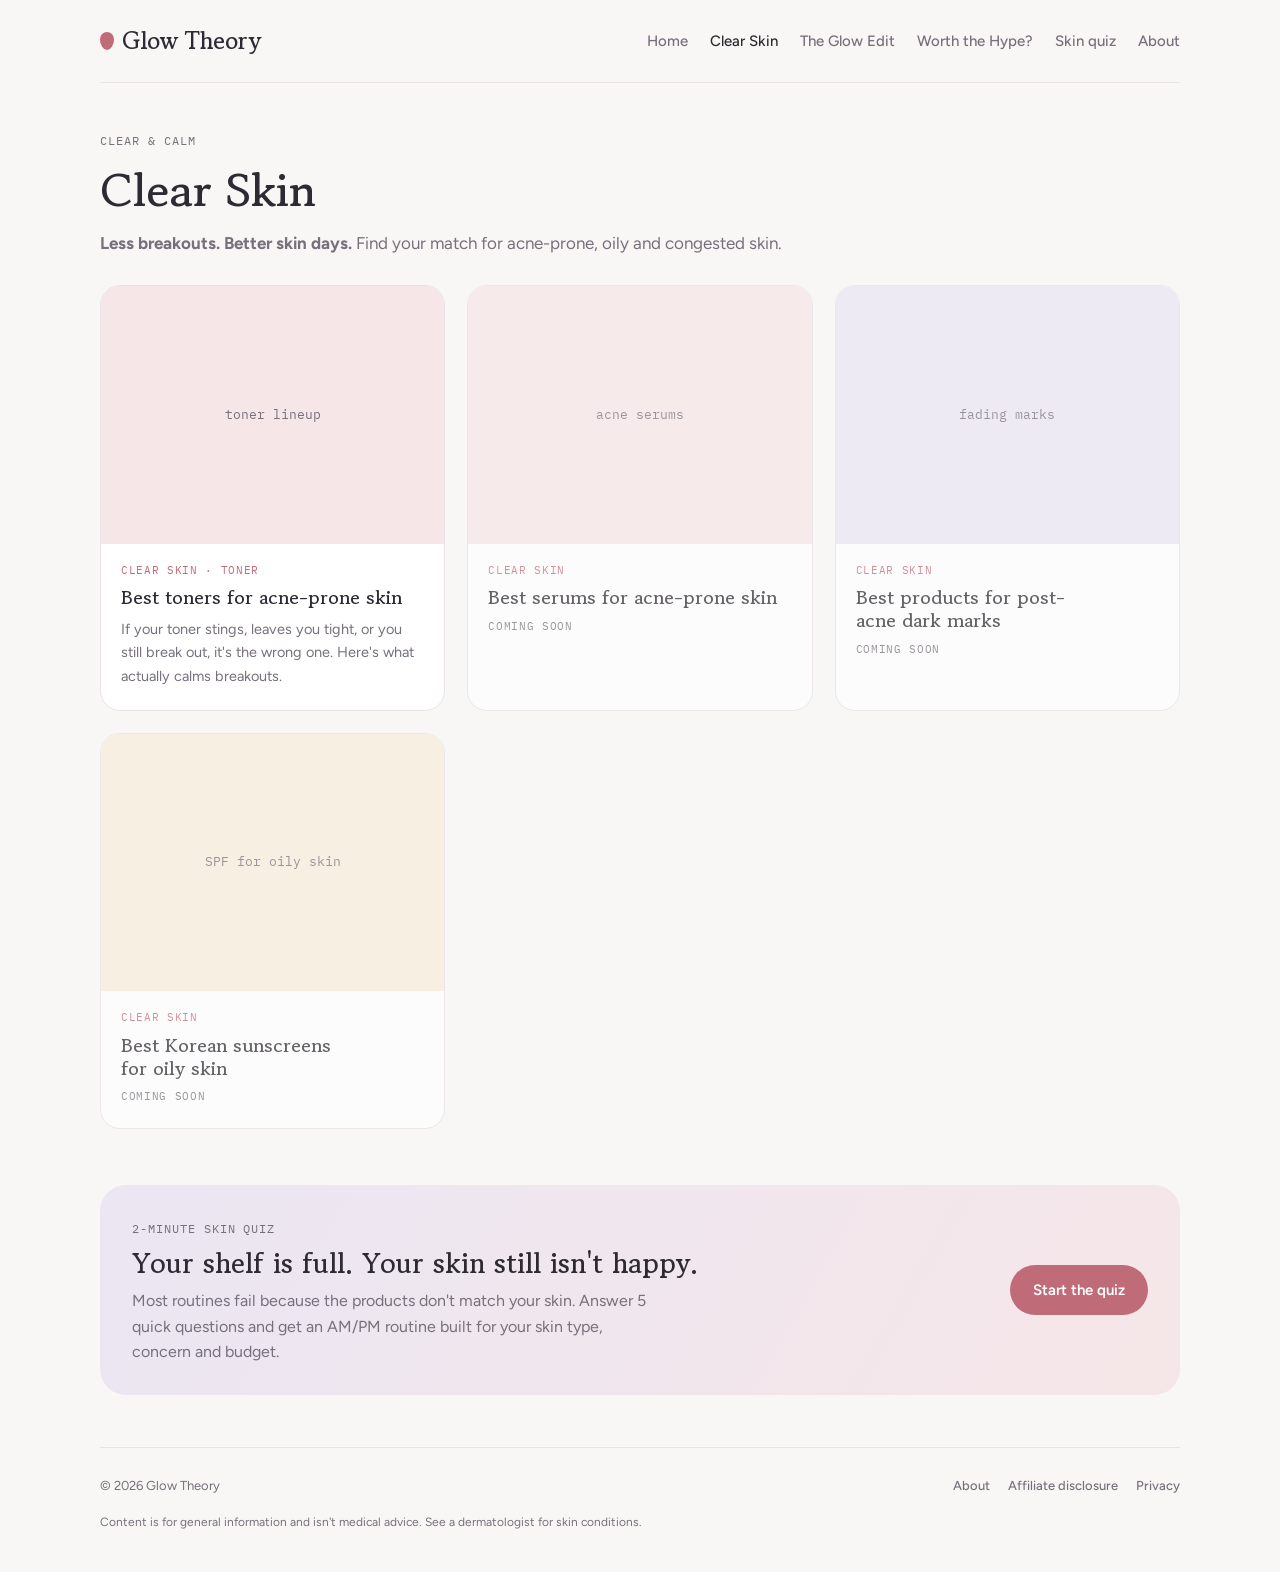
<file: clear-skin.html>
<!doctype html>
<html lang="en">
<head>
<meta charset="utf-8">
<meta name="viewport" content="width=device-width, initial-scale=1, viewport-fit=cover">
<title>Clear Skin | Glow Theory</title>
<meta name="description" content="Less breakouts. Better skin days. Find your match for acne-prone, oily and congested skin.">
<link rel="canonical" href="https://glowtheoryskin.com/clear-skin.html">
<meta property="og:title" content="Clear Skin | Glow Theory">
<meta property="og:description" content="Less breakouts. Better skin days. Find your match for acne-prone, oily and congested skin.">
<meta property="og:type" content="website">
<meta property="og:url" content="https://glowtheoryskin.com/clear-skin.html">
<meta property="og:site_name" content="Glow Theory">
<link rel="icon" href="/favicon.svg" type="image/svg+xml">
<link rel="preconnect" href="https://fonts.googleapis.com">
<link rel="preconnect" href="https://fonts.gstatic.com" crossorigin>
<link rel="stylesheet" href="https://fonts.googleapis.com/css2?family=Gowun+Batang:wght@400;700&family=Figtree:wght@400;500;600;700&family=IBM+Plex+Mono:wght@400;500&display=swap">
<link rel="stylesheet" href="/styles.css">
</head>
<body>
<div class="wrap">
  <header>
    <a class="logo" href="/"><span class="drop" aria-hidden="true"></span>Glow Theory</a>
    <nav aria-label="Main"><a href="/">Home</a><a href="/clear-skin.html" aria-current="page">Clear Skin</a><a href="/the-glow-edit.html">The Glow Edit</a><a href="/worth-the-hype.html">Worth the Hype?</a><a href="/quiz.html">Skin quiz</a><a href="/about.html">About</a></nav>
  </header>
  <main>
    <section class="page-hero"><span class="label">Clear &amp; calm</span><h1>Clear Skin</h1><p><strong>Less breakouts. Better skin days.</strong> Find your match for acne-prone, oily and congested skin.</p></section>
    <section><div class="grid"><a class="card" href="/best-toners-acne-prone-skin.html"><div class="thumb t-rose">toner lineup</div><div class="body"><span class="tag">Clear Skin · Toner</span><h3>Best toners for acne-prone skin</h3><p>If your toner stings, leaves you tight, or you still break out, it&#x27;s the wrong one. Here&#x27;s what actually calms breakouts.</p></div></a><div class="card is-soon"><div class="thumb t-rose">acne serums</div><div class="body"><span class="tag">Clear Skin</span><h3>Best serums for acne-prone skin</h3><span class="soon">Coming soon</span></div></div><div class="card is-soon"><div class="thumb t-lilac">fading marks</div><div class="body"><span class="tag">Clear Skin</span><h3>Best products for post-acne dark marks</h3><span class="soon">Coming soon</span></div></div><div class="card is-soon"><div class="thumb t-sun">SPF for oily skin</div><div class="body"><span class="tag">Clear Skin</span><h3>Best Korean sunscreens for oily skin</h3><span class="soon">Coming soon</span></div></div></div></section>

    <section class="quizband">
      <div>
        <span class="label">2-minute skin quiz</span>
        <h2>Your shelf is full. Your skin still isn't happy.</h2>
        <p>Most routines fail because the products don't match your skin. Answer 5 quick questions and get an AM/PM routine built for your skin type, concern and budget.</p>
      </div>
      <a class="btn primary" href="/quiz.html">Start the quiz</a>
    </section>
  </main>
  <footer>
    <span>© 2026 Glow Theory</span>
    <nav aria-label="Legal"><a href="/about.html">About</a><a href="/affiliate-disclosure.html">Affiliate disclosure</a><a href="/privacy.html">Privacy</a></nav>
    <span class="foot-note">Content is for general information and isn't medical advice. See a dermatologist for skin conditions.</span>
  </footer>
</div>
<!-- Cloudflare Web Analytics --><script type='module' src='https://static.cloudflareinsights.com/beacon.min.js' data-cf-beacon='{"token": "9a05517542704130ba9f9d5de55c579a"}'></script><!-- End Cloudflare Web Analytics -->
</body>
</html>
</file>
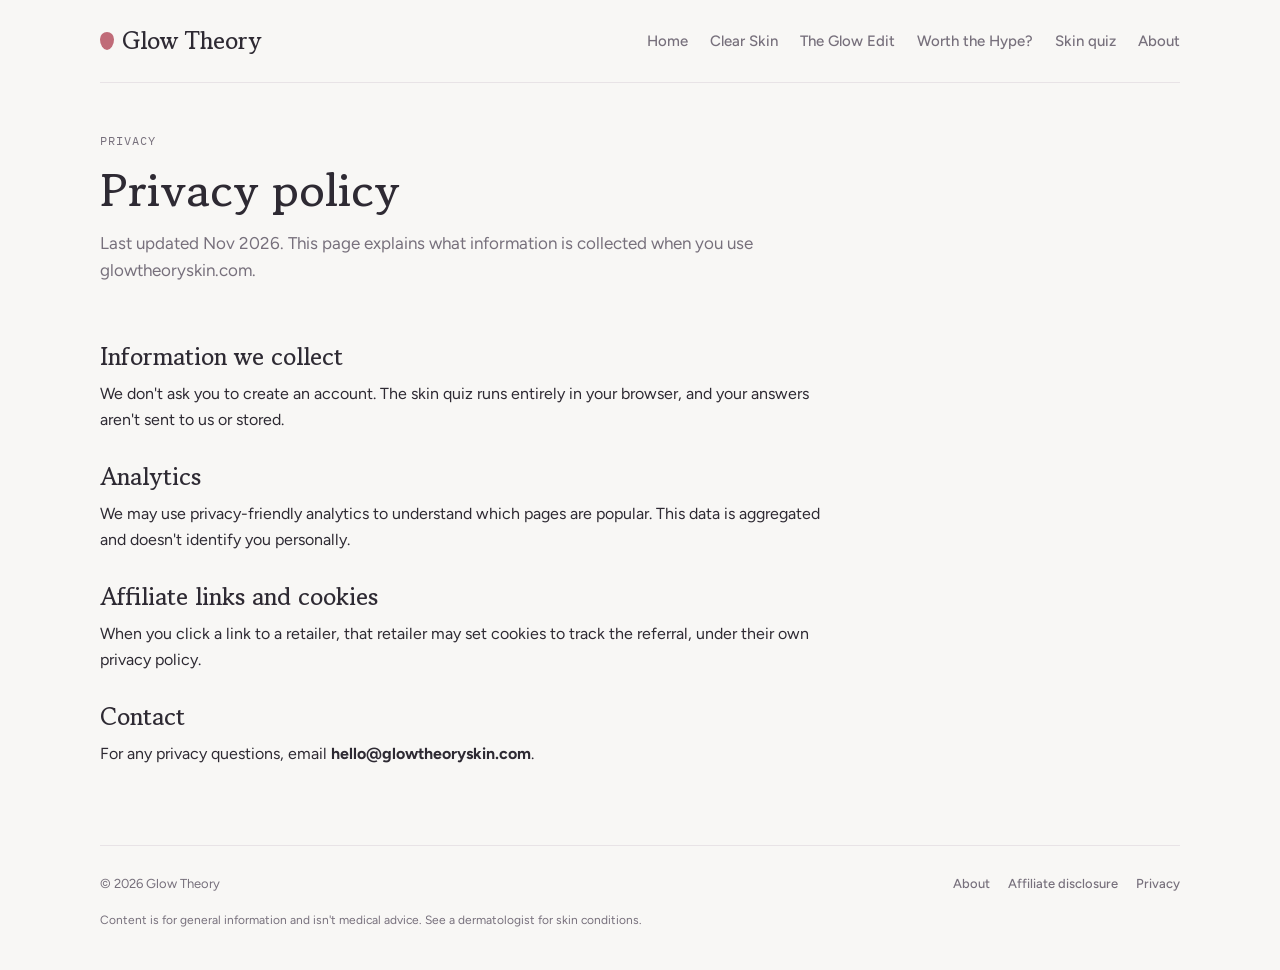
<file: privacy.html>
<!doctype html>
<html lang="en">
<head>
<meta charset="utf-8">
<meta name="viewport" content="width=device-width, initial-scale=1, viewport-fit=cover">
<title>Privacy Policy | Glow Theory</title>
<meta name="description" content="How Glow Theory handles your information.">
<link rel="canonical" href="https://glowtheoryskin.com/privacy.html">
<meta property="og:title" content="Privacy Policy | Glow Theory">
<meta property="og:description" content="How Glow Theory handles your information.">
<meta property="og:type" content="website">
<meta property="og:url" content="https://glowtheoryskin.com/privacy.html">
<meta property="og:site_name" content="Glow Theory">
<link rel="icon" href="/favicon.svg" type="image/svg+xml">
<link rel="preconnect" href="https://fonts.googleapis.com">
<link rel="preconnect" href="https://fonts.gstatic.com" crossorigin>
<link rel="stylesheet" href="https://fonts.googleapis.com/css2?family=Gowun+Batang:wght@400;700&family=Figtree:wght@400;500;600;700&family=IBM+Plex+Mono:wght@400;500&display=swap">
<link rel="stylesheet" href="/styles.css">
</head>
<body>
<div class="wrap">
  <header>
    <a class="logo" href="/"><span class="drop" aria-hidden="true"></span>Glow Theory</a>
    <nav aria-label="Main"><a href="/">Home</a><a href="/clear-skin.html">Clear Skin</a><a href="/the-glow-edit.html">The Glow Edit</a><a href="/worth-the-hype.html">Worth the Hype?</a><a href="/quiz.html">Skin quiz</a><a href="/about.html">About</a></nav>
  </header>
  <main>
    <section class="page-hero"><span class="label">Privacy</span><h1>Privacy policy</h1><p>Last updated Nov 2026. This page explains what information is collected when you use glowtheoryskin.com.</p></section>
    <section class="prose"><h2>Information we collect</h2><p>We don't ask you to create an account. The skin quiz runs entirely in your browser, and your answers aren't sent to us or stored.</p><h2>Analytics</h2><p>We may use privacy-friendly analytics to understand which pages are popular. This data is aggregated and doesn't identify you personally.</p><h2>Affiliate links and cookies</h2><p>When you click a link to a retailer, that retailer may set cookies to track the referral, under their own privacy policy.</p><h2>Contact</h2><p>For any privacy questions, email <strong>hello@glowtheoryskin.com</strong>.</p></section>
  </main>
  <footer>
    <span>© 2026 Glow Theory</span>
    <nav aria-label="Legal"><a href="/about.html">About</a><a href="/affiliate-disclosure.html">Affiliate disclosure</a><a href="/privacy.html">Privacy</a></nav>
    <span class="foot-note">Content is for general information and isn't medical advice. See a dermatologist for skin conditions.</span>
  </footer>
</div>
<!-- Cloudflare Web Analytics --><script type='module' src='https://static.cloudflareinsights.com/beacon.min.js' data-cf-beacon='{"token": "9a05517542704130ba9f9d5de55c579a"}'></script><!-- End Cloudflare Web Analytics -->
</body>
</html>
</file>
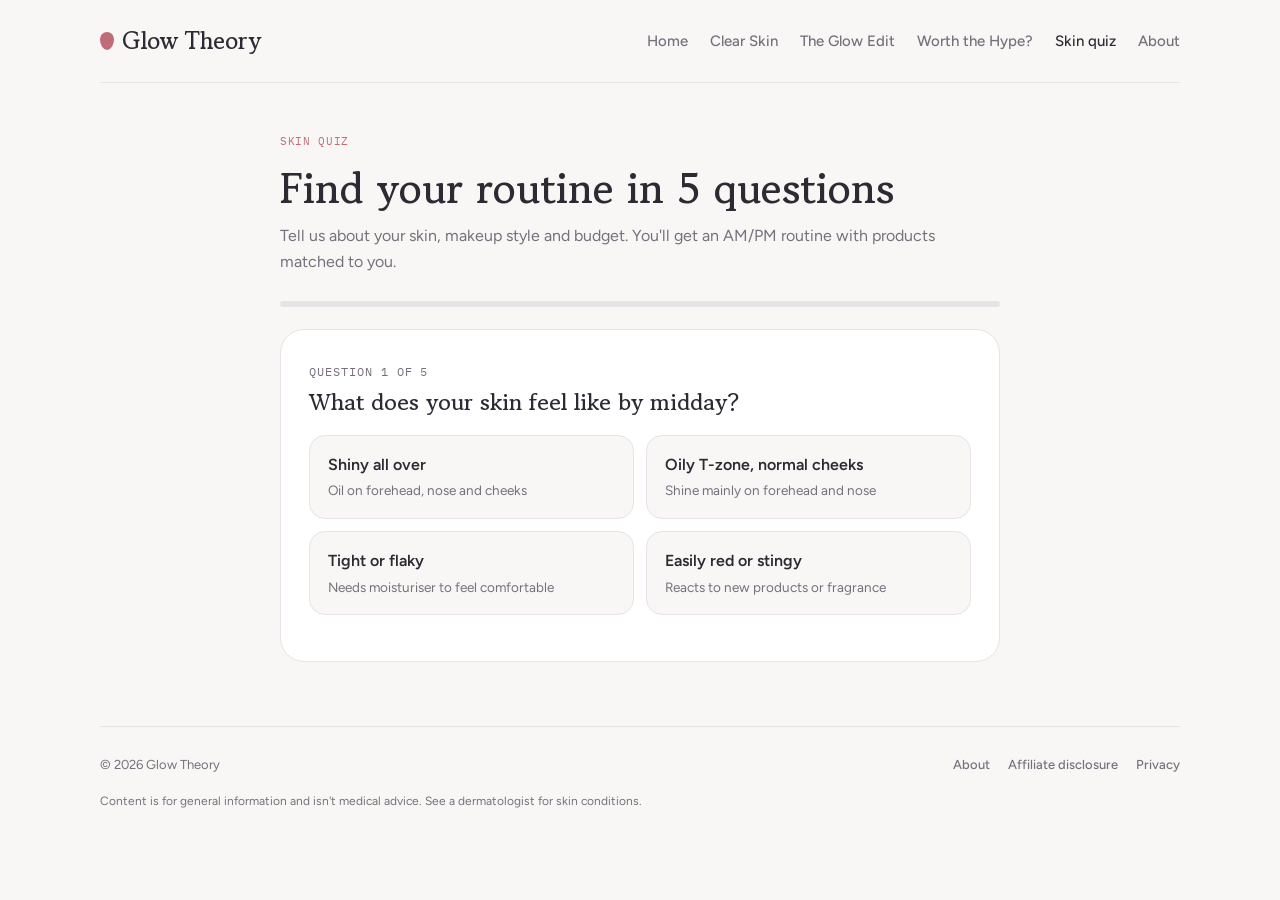
<file: quiz.html>
<!doctype html>
<html lang="en">
<head>
<meta charset="utf-8">
<meta name="viewport" content="width=device-width, initial-scale=1, viewport-fit=cover">
<title>Skin Quiz: Find Your Routine | Glow Theory</title>
<meta name="description" content="Answer 5 quick questions about your skin type, concerns, makeup style and budget to get a matched morning and night skincare routine.">
<link rel="canonical" href="https://glowtheoryskin.com/quiz.html">
<meta property="og:title" content="Skin Quiz: Find Your Routine | Glow Theory">
<meta property="og:description" content="Answer 5 quick questions about your skin type, concerns, makeup style and budget to get a matched morning and night skincare routine.">
<meta property="og:type" content="website">
<meta property="og:url" content="https://glowtheoryskin.com/quiz.html">
<meta property="og:site_name" content="Glow Theory">
<link rel="icon" href="/favicon.svg" type="image/svg+xml">
<link rel="preconnect" href="https://fonts.googleapis.com">
<link rel="preconnect" href="https://fonts.gstatic.com" crossorigin>
<link rel="stylesheet" href="https://fonts.googleapis.com/css2?family=Gowun+Batang:wght@400;700&family=Figtree:wght@400;500;600;700&family=IBM+Plex+Mono:wght@400;500&display=swap">
<link rel="stylesheet" href="/styles.css">
</head>
<body>
<div class="wrap">
  <header>
    <a class="logo" href="/"><span class="drop" aria-hidden="true"></span>Glow Theory</a>
    <nav aria-label="Main"><a href="/">Home</a><a href="/clear-skin.html">Clear Skin</a><a href="/the-glow-edit.html">The Glow Edit</a><a href="/worth-the-hype.html">Worth the Hype?</a><a href="/quiz.html" aria-current="page">Skin quiz</a><a href="/about.html">About</a></nav>
  </header>
  <main>
    <section class="quiz">
      <span class="tag">Skin quiz</span>
      <h1>Find your routine in 5 questions</h1>
      <p class="intro">Tell us about your skin, makeup style and budget. You'll get an AM/PM routine with products matched to you.</p>
      <div class="progress" aria-hidden="true"><i id="q-bar"></i></div>
      <div id="q-root" aria-live="polite"></div>
    </section>
  </main>
<script>
(function(){
/* ---------- Skin quiz ---------- */
  const Q=[
    {id:'type',title:'What does your skin feel like by midday?',opts:[
      ['oily','Shiny all over','Oil on forehead, nose and cheeks'],
      ['combo','Oily T-zone, normal cheeks','Shine mainly on forehead and nose'],
      ['dry','Tight or flaky','Needs moisturiser to feel comfortable'],
      ['sensitive','Easily red or stingy','Reacts to new products or fragrance']]},
    {id:'concern',title:'What do you most want to fix?',opts:[
      ['breakouts','Breakouts','Active pimples, clogged pores'],
      ['spots','Dark spots & acne marks','Hyperpigmentation that lingers'],
      ['texture','Texture & pores','Bumpy, rough, visible pores'],
      ['tone','Dull or uneven tone','Want brighter, more even skin']]},
    {id:'retinol',title:'Have you used retinol before?',opts:[
      ['never','Never','Totally new to retinoids'],
      ['some','A little','Tried it a few times, maybe some peeling'],
      ['regular','Yes, regularly','My skin handles it well']]},
    {id:'look',title:'How do you like your skin during the day?',opts:[
      ['bare','Bare skin','Just sunscreen, invisible finish'],
      ['toneup','Light tone-up','Sunscreen that evens tone and works as primer'],
      ['cushion','Cushion finish','Sun cushion with light coverage']]},
    {id:'budget',title:'What do you usually spend per product?',opts:[
      ['save','Under $30','K-beauty and drugstore'],
      ['mid','$30 to $80','Mid-range favourites'],
      ['lux','Happy to splurge','Luxury and clinical brands']]}
  ];
  const L={type:{oily:'Oily',combo:'Combination',dry:'Dry',sensitive:'Sensitive'},
    concern:{breakouts:'Breakouts',spots:'Dark spots',texture:'Texture',tone:'Uneven tone'},
    retinol:{never:'Retinol newbie',some:'Some retinol',regular:'Retinol regular'},
    look:{bare:'Bare skin',toneup:'Tone-up',cushion:'Cushion'},
    budget:{save:'Under $30',mid:'$30–80',lux:'Splurge'}};
  let step=0, ans={};

  function pick(a){
    const toner = a.concern==='texture' && a.type!=='sensitive'
      ? ['Round Lab 1025 Dokdo Toner','Gentle exfoliation for rough texture']
      : (a.type==='dry' ? ['Torriden Dive-In Low Molecule HA Toner','Layers of hydration without heaviness']
                        : ['Anua Heartleaf 77% Soothing Toner','Calms redness and breakouts']);
    const treat = (a.concern==='spots'||a.concern==='tone')
      ? ['Numbuzin No.5 Glutathione Vitamin Serum','Brightening for marks and dull tone']
      : (a.concern==='breakouts' ? ['Spot treatment or BHA (2–3x a week)','Unclogs pores. Skip on retinol nights']
                                 : ['Niacinamide serum','Helps pores look smaller and controls oil']);
    let reti;
    if(a.retinol==='regular' && a.type!=='sensitive') reti=['IOPE Expert Retinol Super Bounce Serum','Stronger retinoid complex for experienced skin'];
    else if(a.retinol==='never' || a.type==='sensitive') reti=['Haruharu Wonder Black Rice Retinol Serum','Encapsulated 0.08% retinol + bakuchiol. Beginner and acne-friendly'];
    else reti=['SOME BY MI Retinol Intense Reactivating Serum','0.1% retinol, fragrance-free next step'];
    const oily = a.type==='oily'||a.type==='combo';
    let spf;
    if(a.look==='bare') spf = oily ? ['Dr.G Green Mild Up Sun','SPF50+ PA++++, matte finish for oily skin']
      : (a.type==='dry' ? ['Round Lab Birch Juice Moisturizing UV Lock','Lotion-like and hydrating'] : ['Pyunkang Yul Airy Protection Sun Stick','SPF50+ PA++++, clear and easy to reapply']);
    else if(a.look==='toneup') spf = oily ? ['Dr.G Brightening Up Sun Plus','Soft-matte tone-up that grips makeup']
      : (a.type==='dry' ? ['MISSHA Safe Block RX UV Rosy Tone Up','SPF50+ PA++++, glowy rosy primer effect'] : ['Torriden Balanceful Tone-Up Sunscreen','SPF50+ PA++++, subtle tone-up for sensitive skin']);
    else spf = oily ? ['NOWATER Tea Tree Day-Day Tone Up Sun Cushion','SPF50+ PA++++, soft natural finish, acne-friendly']
      : ['rom&nd White Rice Tone Up Sun Cushion','SPF50+ PA++++, smooth semi-matte coverage'];
    const gentle = a.retinol==='never' || a.type==='sensitive';
    if(a.budget==='mid'){
      if(oily) toner[0]="Kiehl's Calendula Herbal-Extract Toner", toner[1]='Alcohol-free, made for normal-to-oily skin';
      if(a.concern==='spots'||a.concern==='tone') treat[0]='Glow Recipe Watermelon Glow Niacinamide Hue Drops', treat[1]='Tinted niacinamide serum for brightness and glow';
    }
    if(a.budget==='lux'){
      toner[0] = oily ? "Kiehl's Calendula Herbal-Extract Toner" : 'SK-II Facial Treatment Essence';
      toner[1] = oily ? 'Alcohol-free, calms oil and redness' : 'Cult essence for smoothness and radiance';
      treat[0]='Estée Lauder Advanced Night Repair'; treat[1]='Hydrating repair serum, works AM or PM';
      if(!gentle) reti = a.retinol==='regular' ? ['SkinCeuticals Retinol 0.5','Clinical-strength 0.5% retinol cream'] : ['SkinCeuticals Retinol 0.3','Clinical brand, entry strength'];
    }
    const nights = a.retinol==='regular' ? 'Most nights' : (a.retinol==='some' ? '3 nights a week' : '2 nights a week to start');
    return {am:[['Cleanse','Gentle low-pH cleanser'],['Tone',toner[0],toner[1]],['Treat',treat[0],treat[1]],['Moisturise','Light gel or cream'],['Protect',spf[0],spf[1]]],
            pm:[['Cleanse','Double cleanse if you wore SPF or cushion'],['Tone',toner[0],'Same as morning'],['Retinol',reti[0],reti[1]+' · '+nights],['Moisturise','Barrier cream, extra on retinol nights']],
            sandwich:a.type==='sensitive'||a.retinol==='never'};
  }
  function stepRow(s){
    const shop = s.length===3 && !/^(Spot|Niacinamide)/.test(s[1]);
    return `<div class="step"><span class="when">${s[0]}</span><div class="what"><strong>${s[1]}</strong>${s[2]?`<span>${s[2]}</span>`:''}</div>${shop?`<a class="btn primary" href="https://www.amazon.com/s?k=${encodeURIComponent(s[1])}" target="_blank" rel="sponsored nofollow noopener">Check price</a>`:''}</div>`;
  }
  function renderQ(){
    const root=document.getElementById('q-root'), bar=document.getElementById('q-bar');
    if(step<Q.length){
      const q=Q[step];
      bar.style.width=(step/Q.length*100)+'%';
      root.innerHTML=`<div class="qcard"><span class="label">Question ${step+1} of ${Q.length}</span><h2>${q.title}</h2>
        <div class="opts">${q.opts.map(o=>`<button class="opt" type="button" data-v="${o[0]}"><b>${o[1]}</b><span>${o[2]}</span></button>`).join('')}</div>
        <div class="qnav">${step>0?'<button class="linkbtn" type="button" id="q-back">Back</button>':'<span></span>'}</div></div>`;
      root.querySelectorAll('.opt').forEach(b=>b.addEventListener('click',()=>{ans[q.id]=b.dataset.v;step++;renderQ();}));
      const back=document.getElementById('q-back'); if(back) back.addEventListener('click',()=>{step--;renderQ();});
    } else {
      bar.style.width='100%';
      const r=pick(ans);
      root.innerHTML=`<div class="result">
        <div class="summary">${Object.keys(L).map(k=>`<span class="spec">${L[k][ans[k]]}</span>`).join('')}</div>
        <h2 style="font-size:26px">Your morning routine</h2><div class="steps">${r.am.map(stepRow).join('')}</div>
        <h2 style="font-size:26px">Your night routine</h2><div class="steps">${r.pm.map(stepRow).join('')}</div>
        <div class="callout"><strong>Retinol rules</strong><ul>
          <li>Night only, pea-sized amount, and always wear SPF the next morning.</li>
          <li>Don't use it on the same night as BHA/AHA exfoliants.</li>
          ${r.sandwich?'<li>Sensitive or new? Try the sandwich method: moisturiser, retinol, moisturiser.</li>':''}
          <li>Pregnant or breastfeeding? Skip retinol and check with your doctor.</li></ul></div>
        <p class="note">Patch test new products first. If acne is painful or won't settle, a dermatologist can help.</p>
        <div class="cta-row" style="margin-top:0"><button class="btn ghost" type="button" id="q-redo">Retake quiz</button><a class="btn primary" href="/best-tone-up-sunscreens.html">Read the sunscreen guide</a></div>
      </div>`;
      document.getElementById('q-redo').addEventListener('click',()=>{step=0;ans={};renderQ();});
    }
  }

  renderQ();
})();
</script>
  <footer>
    <span>© 2026 Glow Theory</span>
    <nav aria-label="Legal"><a href="/about.html">About</a><a href="/affiliate-disclosure.html">Affiliate disclosure</a><a href="/privacy.html">Privacy</a></nav>
    <span class="foot-note">Content is for general information and isn't medical advice. See a dermatologist for skin conditions.</span>
  </footer>
</div>
<!-- Cloudflare Web Analytics --><script type='module' src='https://static.cloudflareinsights.com/beacon.min.js' data-cf-beacon='{"token": "9a05517542704130ba9f9d5de55c579a"}'></script><!-- End Cloudflare Web Analytics -->
</body>
</html>
</file>
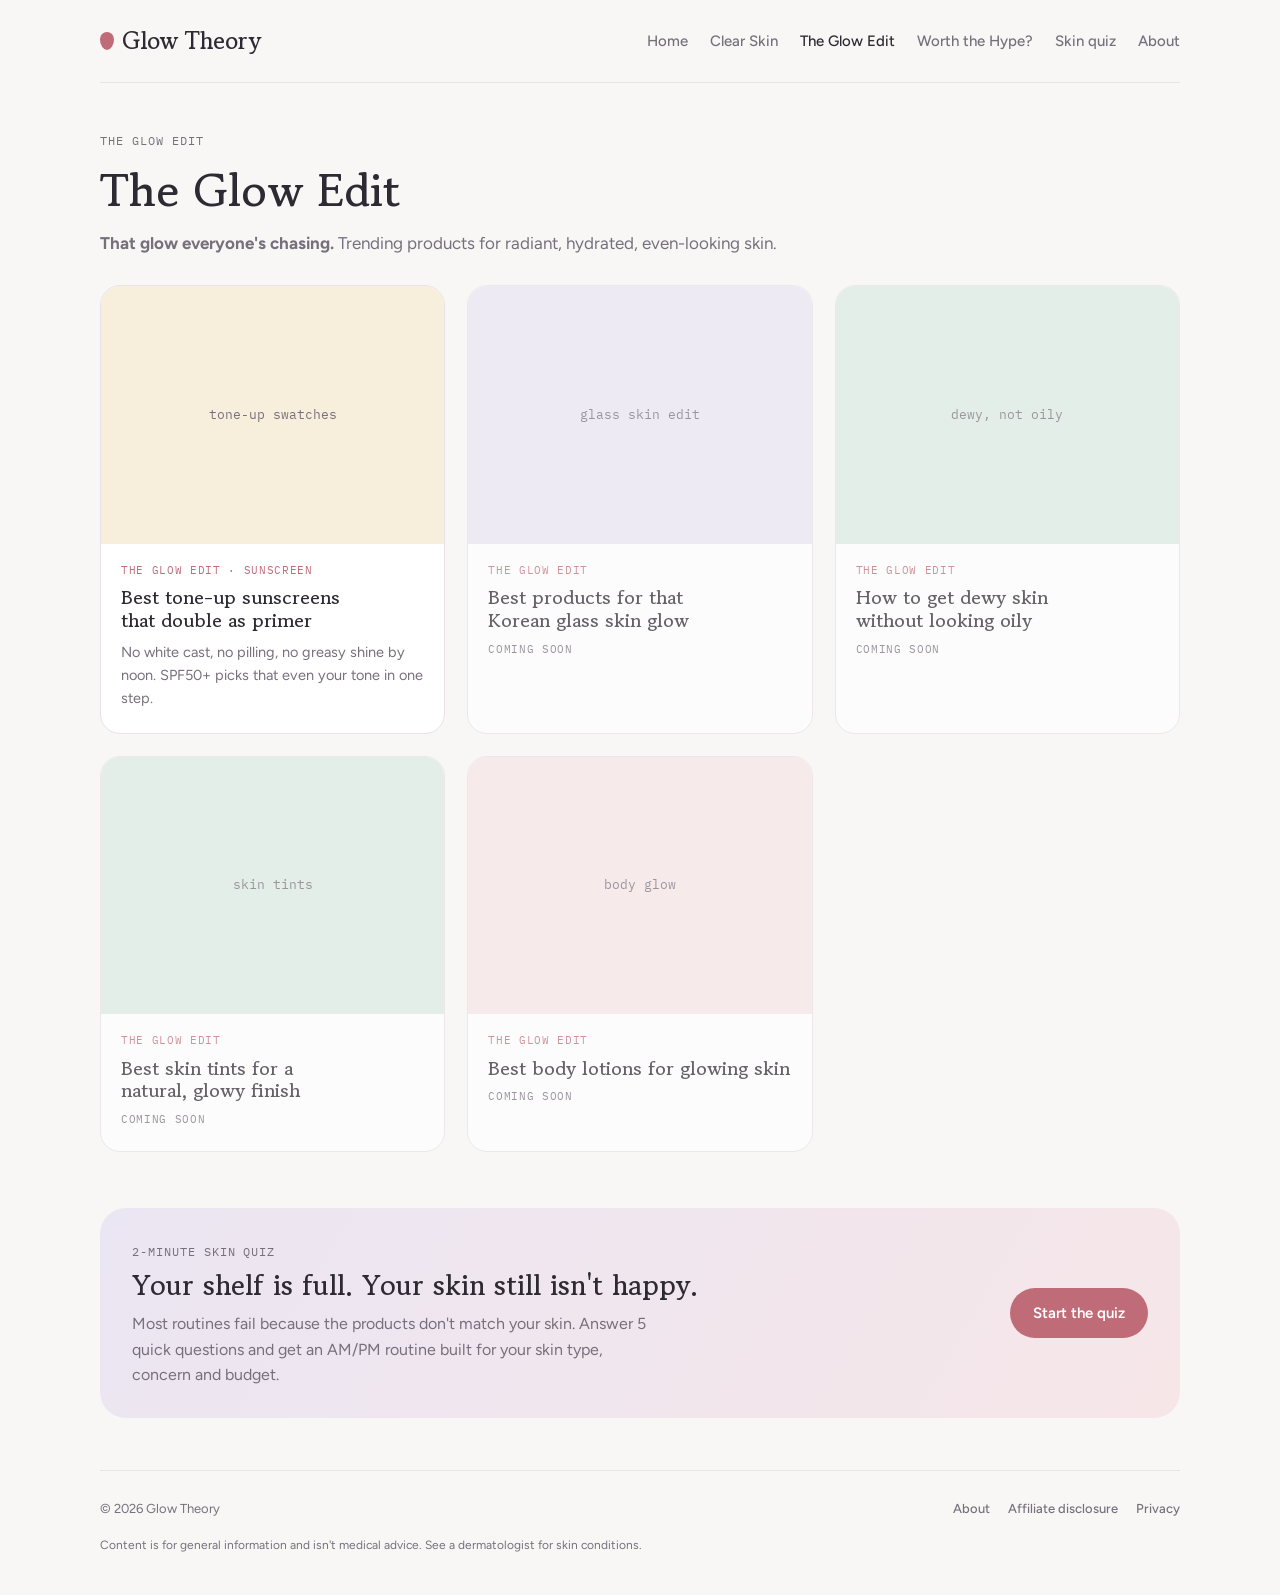
<file: the-glow-edit.html>
<!doctype html>
<html lang="en">
<head>
<meta charset="utf-8">
<meta name="viewport" content="width=device-width, initial-scale=1, viewport-fit=cover">
<title>The Glow Edit | Glow Theory</title>
<meta name="description" content="That glow everyone&#x27;s chasing. Trending products for radiant, hydrated, even-looking skin.">
<link rel="canonical" href="https://glowtheoryskin.com/the-glow-edit.html">
<meta property="og:title" content="The Glow Edit | Glow Theory">
<meta property="og:description" content="That glow everyone&#x27;s chasing. Trending products for radiant, hydrated, even-looking skin.">
<meta property="og:type" content="website">
<meta property="og:url" content="https://glowtheoryskin.com/the-glow-edit.html">
<meta property="og:site_name" content="Glow Theory">
<link rel="icon" href="/favicon.svg" type="image/svg+xml">
<link rel="preconnect" href="https://fonts.googleapis.com">
<link rel="preconnect" href="https://fonts.gstatic.com" crossorigin>
<link rel="stylesheet" href="https://fonts.googleapis.com/css2?family=Gowun+Batang:wght@400;700&family=Figtree:wght@400;500;600;700&family=IBM+Plex+Mono:wght@400;500&display=swap">
<link rel="stylesheet" href="/styles.css">
</head>
<body>
<div class="wrap">
  <header>
    <a class="logo" href="/"><span class="drop" aria-hidden="true"></span>Glow Theory</a>
    <nav aria-label="Main"><a href="/">Home</a><a href="/clear-skin.html">Clear Skin</a><a href="/the-glow-edit.html" aria-current="page">The Glow Edit</a><a href="/worth-the-hype.html">Worth the Hype?</a><a href="/quiz.html">Skin quiz</a><a href="/about.html">About</a></nav>
  </header>
  <main>
    <section class="page-hero"><span class="label">The Glow Edit</span><h1>The Glow Edit</h1><p><strong>That glow everyone&#x27;s chasing.</strong> Trending products for radiant, hydrated, even-looking skin.</p></section>
    <section><div class="grid"><a class="card" href="/best-tone-up-sunscreens.html"><div class="thumb t-sun">tone-up swatches</div><div class="body"><span class="tag">The Glow Edit · Sunscreen</span><h3>Best tone-up sunscreens that double as primer</h3><p>No white cast, no pilling, no greasy shine by noon. SPF50+ picks that even your tone in one step.</p></div></a><div class="card is-soon"><div class="thumb t-lilac">glass skin edit</div><div class="body"><span class="tag">The Glow Edit</span><h3>Best products for that Korean glass skin glow</h3><span class="soon">Coming soon</span></div></div><div class="card is-soon"><div class="thumb t-mint">dewy, not oily</div><div class="body"><span class="tag">The Glow Edit</span><h3>How to get dewy skin without looking oily</h3><span class="soon">Coming soon</span></div></div><div class="card is-soon"><div class="thumb t-mint">skin tints</div><div class="body"><span class="tag">The Glow Edit</span><h3>Best skin tints for a natural, glowy finish</h3><span class="soon">Coming soon</span></div></div><div class="card is-soon"><div class="thumb t-rose">body glow</div><div class="body"><span class="tag">The Glow Edit</span><h3>Best body lotions for glowing skin</h3><span class="soon">Coming soon</span></div></div></div></section>

    <section class="quizband">
      <div>
        <span class="label">2-minute skin quiz</span>
        <h2>Your shelf is full. Your skin still isn't happy.</h2>
        <p>Most routines fail because the products don't match your skin. Answer 5 quick questions and get an AM/PM routine built for your skin type, concern and budget.</p>
      </div>
      <a class="btn primary" href="/quiz.html">Start the quiz</a>
    </section>
  </main>
  <footer>
    <span>© 2026 Glow Theory</span>
    <nav aria-label="Legal"><a href="/about.html">About</a><a href="/affiliate-disclosure.html">Affiliate disclosure</a><a href="/privacy.html">Privacy</a></nav>
    <span class="foot-note">Content is for general information and isn't medical advice. See a dermatologist for skin conditions.</span>
  </footer>
</div>
<!-- Cloudflare Web Analytics --><script type='module' src='https://static.cloudflareinsights.com/beacon.min.js' data-cf-beacon='{"token": "9a05517542704130ba9f9d5de55c579a"}'></script><!-- End Cloudflare Web Analytics -->
</body>
</html>
</file>
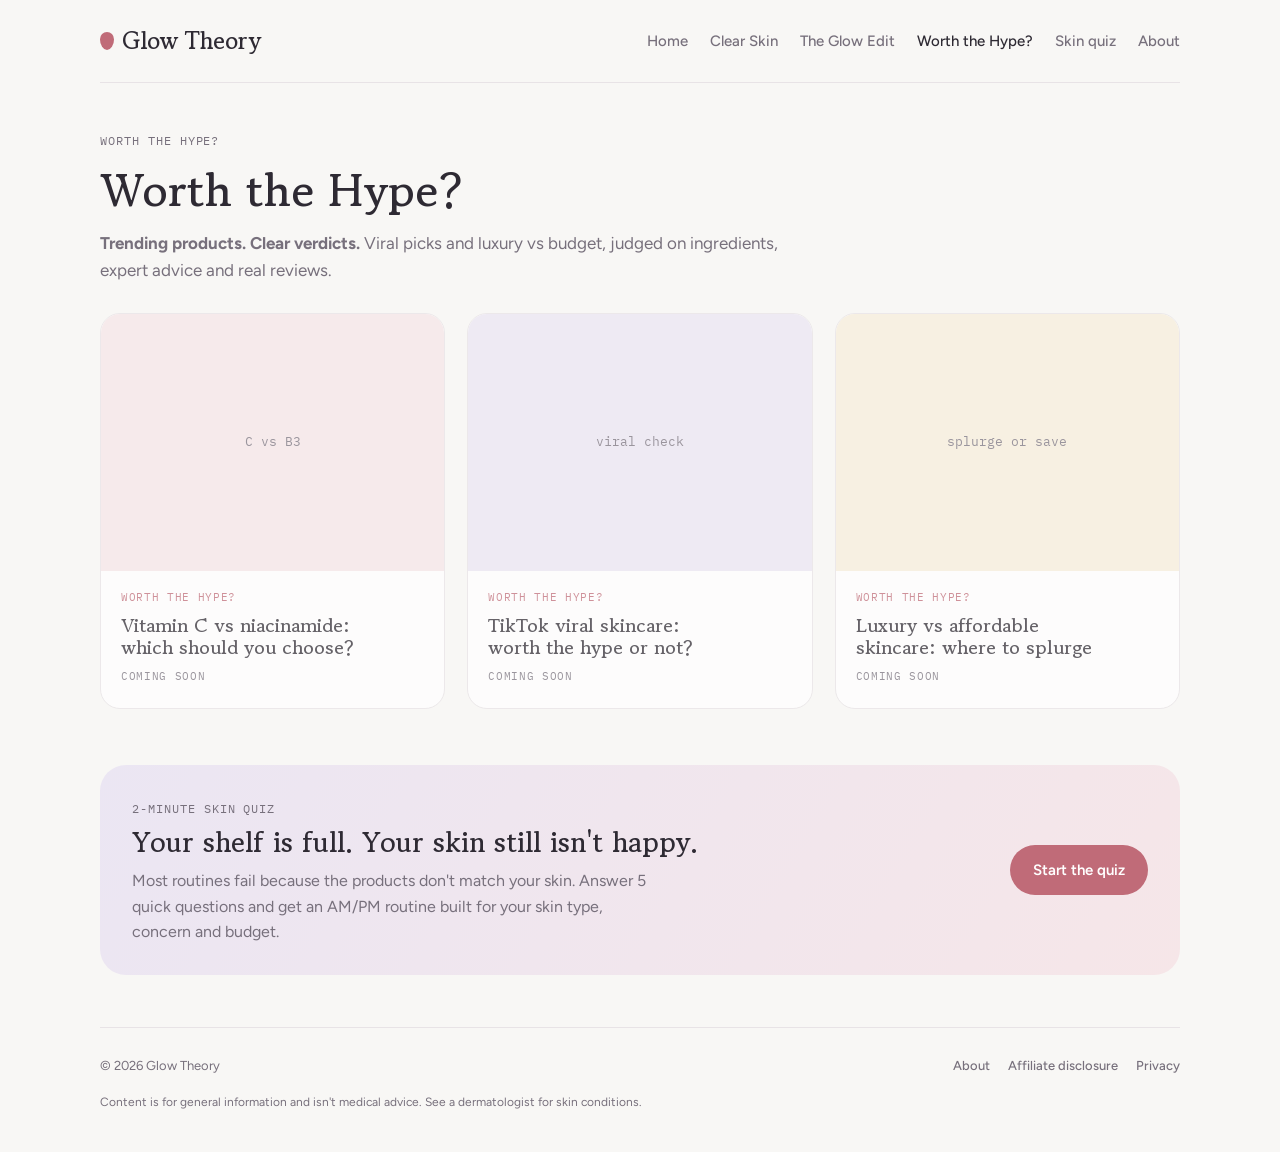
<file: worth-the-hype.html>
<!doctype html>
<html lang="en">
<head>
<meta charset="utf-8">
<meta name="viewport" content="width=device-width, initial-scale=1, viewport-fit=cover">
<title>Worth the Hype? | Glow Theory</title>
<meta name="description" content="Trending products. Clear verdicts. Viral picks and luxury vs budget, judged on ingredients, expert advice and real reviews.">
<link rel="canonical" href="https://glowtheoryskin.com/worth-the-hype.html">
<meta property="og:title" content="Worth the Hype? | Glow Theory">
<meta property="og:description" content="Trending products. Clear verdicts. Viral picks and luxury vs budget, judged on ingredients, expert advice and real reviews.">
<meta property="og:type" content="website">
<meta property="og:url" content="https://glowtheoryskin.com/worth-the-hype.html">
<meta property="og:site_name" content="Glow Theory">
<link rel="icon" href="/favicon.svg" type="image/svg+xml">
<link rel="preconnect" href="https://fonts.googleapis.com">
<link rel="preconnect" href="https://fonts.gstatic.com" crossorigin>
<link rel="stylesheet" href="https://fonts.googleapis.com/css2?family=Gowun+Batang:wght@400;700&family=Figtree:wght@400;500;600;700&family=IBM+Plex+Mono:wght@400;500&display=swap">
<link rel="stylesheet" href="/styles.css">
</head>
<body>
<div class="wrap">
  <header>
    <a class="logo" href="/"><span class="drop" aria-hidden="true"></span>Glow Theory</a>
    <nav aria-label="Main"><a href="/">Home</a><a href="/clear-skin.html">Clear Skin</a><a href="/the-glow-edit.html">The Glow Edit</a><a href="/worth-the-hype.html" aria-current="page">Worth the Hype?</a><a href="/quiz.html">Skin quiz</a><a href="/about.html">About</a></nav>
  </header>
  <main>
    <section class="page-hero"><span class="label">Worth the hype?</span><h1>Worth the Hype?</h1><p><strong>Trending products. Clear verdicts.</strong> Viral picks and luxury vs budget, judged on ingredients, expert advice and real reviews.</p></section>
    <section><div class="grid"><div class="card is-soon"><div class="thumb t-rose">C vs B3</div><div class="body"><span class="tag">Worth the Hype?</span><h3>Vitamin C vs niacinamide: which should you choose?</h3><span class="soon">Coming soon</span></div></div><div class="card is-soon"><div class="thumb t-lilac">viral check</div><div class="body"><span class="tag">Worth the Hype?</span><h3>TikTok viral skincare: worth the hype or not?</h3><span class="soon">Coming soon</span></div></div><div class="card is-soon"><div class="thumb t-sun">splurge or save</div><div class="body"><span class="tag">Worth the Hype?</span><h3>Luxury vs affordable skincare: where to splurge</h3><span class="soon">Coming soon</span></div></div></div></section>

    <section class="quizband">
      <div>
        <span class="label">2-minute skin quiz</span>
        <h2>Your shelf is full. Your skin still isn't happy.</h2>
        <p>Most routines fail because the products don't match your skin. Answer 5 quick questions and get an AM/PM routine built for your skin type, concern and budget.</p>
      </div>
      <a class="btn primary" href="/quiz.html">Start the quiz</a>
    </section>
  </main>
  <footer>
    <span>© 2026 Glow Theory</span>
    <nav aria-label="Legal"><a href="/about.html">About</a><a href="/affiliate-disclosure.html">Affiliate disclosure</a><a href="/privacy.html">Privacy</a></nav>
    <span class="foot-note">Content is for general information and isn't medical advice. See a dermatologist for skin conditions.</span>
  </footer>
</div>
<!-- Cloudflare Web Analytics --><script type='module' src='https://static.cloudflareinsights.com/beacon.min.js' data-cf-beacon='{"token": "9a05517542704130ba9f9d5de55c579a"}'></script><!-- End Cloudflare Web Analytics -->
</body>
</html>
</file>
<file: styles.css>
html{-webkit-text-size-adjust:100%}body{margin:0}img{max-width:100%}[hidden]{display:none!important}

/* Layout: airy single column, milky surfaces, ingredient-label details (pH, %, skin type) as the signature */
:root{
  --bg:#f8f7f5; --paper:#ffffff; --ink:#2e2a33; --muted:#77707c; --line:#e8e3e6;
  --rose:#c06b78; --rose-soft:#f6e6e8; --mint:#dcebe4; --lilac:#ebe6f3; --sun:#f7eedb;
  --btn-ink:#ffffff;
  --display:"Gowun Batang", Georgia, "Times New Roman", serif;
  --body:"Figtree", system-ui, -apple-system, "Segoe UI", sans-serif;
  --mono:"IBM Plex Mono", ui-monospace, Menlo, monospace;
}
@media (prefers-color-scheme: dark){:root:not([data-theme="light"]){
  --bg:#1c1a1f; --paper:#252229; --ink:#efeaf0; --muted:#a59eaa; --line:#37323b;
  --rose:#e397a2; --rose-soft:#3a2a2e; --mint:#24342e; --lilac:#2e2a38; --sun:#36301f; --btn-ink:#1c1a1f; color-scheme:dark}}
:root[data-theme="dark"]{
  --bg:#1c1a1f; --paper:#252229; --ink:#efeaf0; --muted:#a59eaa; --line:#37323b;
  --rose:#e397a2; --rose-soft:#3a2a2e; --mint:#24342e; --lilac:#2e2a38; --sun:#36301f; --btn-ink:#1c1a1f; color-scheme:dark}

*{box-sizing:border-box}
body{background:var(--bg);color:var(--ink);font-family:var(--body);font-size:16px;line-height:1.6;
  padding-left:max(16px,env(safe-area-inset-left,0px));padding-right:max(16px,env(safe-area-inset-right,0px))}
a{color:inherit}
:focus-visible{outline:2px solid var(--rose);outline-offset:3px;border-radius:6px}
.wrap{max-width:1080px;margin:0 auto}
h1,h2,h3{font-family:var(--display);font-weight:700;line-height:1.2;text-wrap:balance;margin:0}
p{margin:0}
.label{font-family:var(--mono);font-size:12px;letter-spacing:.08em;text-transform:uppercase;color:var(--muted)}

/* Header */
header{display:flex;align-items:center;justify-content:space-between;gap:16px;padding-block:22px;border-bottom:1px solid var(--line);flex-wrap:wrap}
.logo{font-family:var(--display);font-size:24px;font-weight:700;text-decoration:none;display:flex;align-items:center;gap:8px}
.drop{width:14px;height:18px;background:var(--rose);border-radius:50% 50% 50% 50%/60% 60% 40% 40%;transform:rotate(180deg)}
nav{display:flex;gap:22px;flex-wrap:wrap;font-weight:500;font-size:15px}
nav a{text-decoration:none;color:var(--muted)}
nav a:hover,nav a[aria-current="page"]{color:var(--ink)}

/* Home hero */
.hero{display:grid;grid-template-columns:1.1fr .9fr;gap:48px;align-items:center;padding-block:56px 40px}
.hero h1{font-size:clamp(34px,5.4vw,56px);margin-block:14px 18px}
.hero h1 em{font-style:normal;color:var(--rose)}
.hero p.lede{font-size:18px;color:var(--muted);max-width:46ch}
.cta-row{display:flex;gap:12px;flex-wrap:wrap;margin-top:26px}
.btn{display:inline-flex;align-items:center;justify-content:center;gap:8px;padding:12px 22px;border-radius:999px;font-weight:600;font-size:15px;text-decoration:none;border:1px solid transparent;cursor:pointer;font-family:var(--body)}
.btn.primary{background:var(--rose);color:var(--btn-ink)}
.btn.ghost{border-color:var(--line);background:var(--paper)}
.btn:hover{filter:brightness(1.05)}

.shelf{position:relative;height:320px;border-radius:28px;background:linear-gradient(160deg,var(--rose-soft),var(--lilac) 55%,var(--mint));overflow:hidden;max-width:100%}
.bottle{position:absolute;bottom:40px;border-radius:14px 14px 10px 10px;background:var(--paper);box-shadow:0 10px 30px rgba(46,42,51,.08)}
.bottle::before{content:"";position:absolute;left:50%;transform:translateX(-50%);top:-22px;width:40%;height:22px;border-radius:6px 6px 2px 2px;background:var(--ink);opacity:.85}
.bottle span{position:absolute;left:10px;right:10px;top:38%;font-family:var(--mono);font-size:10px;letter-spacing:.06em;color:var(--muted);text-align:center}
.b1{left:14%;width:70px;height:150px}
.b2{left:40%;width:90px;height:190px;border-radius:18px}
.b3{left:68%;width:62px;height:120px}
.b2::before{width:30%;height:30px;top:-30px}
.ph-tag{position:absolute;top:22px;left:22px;background:var(--paper);border-radius:999px;padding:6px 12px;font-family:var(--mono);font-size:12px}

/* Category chips */
.chips{display:flex;gap:10px;flex-wrap:wrap;padding-block:8px 44px}
.chip{padding:8px 16px;border-radius:999px;background:var(--paper);border:1px solid var(--line);font-size:14px;font-weight:500;text-decoration:none}
.chip:hover{border-color:var(--rose)}

/* Post grid */
.section-head{display:flex;justify-content:space-between;align-items:baseline;gap:16px;margin-bottom:20px;flex-wrap:wrap}
.section-head h2{font-size:28px}
.grid{display:grid;grid-template-columns:repeat(3,1fr);gap:22px;padding-bottom:56px}
.card{display:flex;flex-direction:column;background:var(--paper);border-radius:20px;overflow:hidden;text-decoration:none;border:1px solid var(--line);min-width:0}
.card .thumb{aspect-ratio:4/3;max-width:100%;display:grid;place-items:center;font-family:var(--mono);font-size:13px;color:var(--muted)}
.card .body{padding:18px 20px 22px;display:flex;flex-direction:column;gap:8px}
.card h3{font-size:19px}
.card p{color:var(--muted);font-size:14.5px}
.card:hover h3{color:var(--rose)}
.t-rose{background:var(--rose-soft)} .t-mint{background:var(--mint)} .t-lilac{background:var(--lilac)} .t-sun{background:var(--sun)}
.tag{font-family:var(--mono);font-size:11px;letter-spacing:.06em;text-transform:uppercase;color:var(--rose)}

/* Newsletter + about */
.duo{display:grid;grid-template-columns:1fr 1fr;gap:22px;padding-bottom:64px}
.panel{background:var(--paper);border:1px solid var(--line);border-radius:24px;padding:30px;display:flex;flex-direction:column;gap:12px;min-width:0}
.panel h2{font-size:24px}
.panel p{color:var(--muted)}
form.sub{display:flex;gap:10px;flex-wrap:wrap;margin-top:6px}
form.sub input{flex:1 1 200px;min-width:0;padding:12px 16px;border-radius:999px;border:1px solid var(--line);background:var(--bg);color:var(--ink);font:inherit}
.note{font-size:13px;color:var(--muted)}
.avatar{width:56px;height:56px;border-radius:50%;background:linear-gradient(135deg,var(--rose-soft),var(--lilac));display:grid;place-items:center;font-family:var(--display);font-weight:700;font-size:22px;color:var(--rose)}

footer{border-top:1px solid var(--line);padding-block:28px 40px;display:flex;justify-content:space-between;gap:16px;flex-wrap:wrap;font-size:13px;color:var(--muted)}
footer nav{gap:18px;font-size:13px}

/* Post */
.post{max-width:720px;margin:0 auto;padding-block:44px 64px}
.crumbs{font-size:13px;color:var(--muted);margin-bottom:18px}
.crumbs a{text-decoration:none}
.post h1{font-size:clamp(30px,4.6vw,44px);margin-bottom:16px}
.meta{display:flex;gap:14px;align-items:center;flex-wrap:wrap;font-size:14px;color:var(--muted);margin-bottom:22px}
.meta .avatar{width:36px;height:36px;font-size:15px}
.disclosure{background:var(--sun);border-radius:14px;padding:12px 16px;font-size:13.5px;margin-bottom:28px}
.post p{margin-bottom:18px}
.post h2{font-size:27px;margin-block:40px 14px}
.picks{background:var(--paper);border:1px solid var(--line);border-radius:22px;padding:24px;margin-block:8px 32px}
.picks h2{margin:0 0 14px;font-size:21px}
.pick{display:grid;grid-template-columns:auto 1fr auto;gap:14px;align-items:center;padding-block:12px;border-top:1px solid var(--line)}
.pick:first-of-type{border-top:0}
.pick .award{font-family:var(--mono);font-size:11px;letter-spacing:.06em;text-transform:uppercase;color:var(--rose);width:104px}
.pick strong{font-weight:600}
.pick .btn{padding:8px 16px;font-size:14px}

.table-wrap{overflow-x:auto;border:1px solid var(--line);border-radius:18px;background:var(--paper);margin-bottom:28px}
table{border-collapse:collapse;width:100%;min-width:560px;font-size:14.5px}
th,td{text-align:left;padding:13px 16px;border-bottom:1px solid var(--line);vertical-align:top}
th{font-family:var(--mono);font-weight:500;font-size:11.5px;letter-spacing:.06em;text-transform:uppercase;color:var(--muted)}
tr:last-child td{border-bottom:0}
td.num{font-family:var(--mono);font-variant-numeric:tabular-nums}

.product{display:grid;grid-template-columns:150px 1fr;gap:24px;background:var(--paper);border:1px solid var(--line);border-radius:22px;padding:22px;margin-bottom:22px}
.product .ill{border-radius:16px;position:relative;min-height:170px}
.product .ill .bottle{bottom:24px;left:50%;transform:translateX(-50%);width:58px;height:110px}
.product .info{display:flex;flex-direction:column;gap:10px;min-width:0}
.product h3{font-size:22px}
.specs{display:flex;gap:8px;flex-wrap:wrap}
.spec{font-family:var(--mono);font-size:11.5px;padding:4px 10px;border-radius:999px;background:var(--bg);border:1px solid var(--line)}
.pc{display:grid;grid-template-columns:1fr 1fr;gap:14px;font-size:14.5px}
.pc ul{margin:4px 0 0;padding-left:18px;color:var(--muted)}
.pc b{font-size:13px}
.product p{margin:0;color:var(--muted);font-size:15px}

details{border-top:1px solid var(--line);padding-block:14px}
details:last-of-type{border-bottom:1px solid var(--line)}
summary{cursor:pointer;font-weight:600}
details p{margin:10px 0 0;color:var(--muted)}
.authorbox{display:flex;gap:18px;align-items:flex-start;background:var(--paper);border:1px solid var(--line);border-radius:22px;padding:24px;margin-top:40px}
.authorbox p{margin:6px 0 0;color:var(--muted);font-size:15px}
/* Quiz band on home */
.quizband{display:grid;grid-template-columns:1fr auto;gap:24px;align-items:center;background:linear-gradient(120deg,var(--lilac),var(--rose-soft));border-radius:26px;padding:30px 32px;margin-bottom:52px}
.quizband h2{font-size:clamp(22px,3vw,28px);margin-block:6px 8px}
.quizband p{color:var(--muted);max-width:52ch}

/* Quiz view */
.quiz{max-width:720px;margin:0 auto;padding-block:44px 64px}
.quiz h1{font-size:clamp(30px,4.6vw,42px);margin-block:10px 10px}
.quiz .intro{color:var(--muted);margin-bottom:26px}
.progress{height:6px;border-radius:999px;background:var(--line);overflow:hidden;margin-bottom:22px}
.progress i{display:block;height:100%;background:var(--rose);width:0}
.qcard{background:var(--paper);border:1px solid var(--line);border-radius:24px;padding:28px}
.qcard h2{font-size:23px;margin-block:6px 18px}
.opts{display:grid;grid-template-columns:1fr 1fr;gap:12px}
.opt{text-align:left;padding:16px 18px;border-radius:16px;border:1.5px solid var(--line);background:var(--bg);color:var(--ink);font:inherit;cursor:pointer;display:flex;flex-direction:column;gap:3px}
.opt b{font-weight:600}
.opt span{font-size:13.5px;color:var(--muted)}
.opt:hover{border-color:var(--rose)}
.qnav{display:flex;justify-content:space-between;margin-top:18px}
.linkbtn{background:none;border:0;color:var(--muted);font:inherit;cursor:pointer;padding:6px 0;text-decoration:underline}
.result{display:flex;flex-direction:column;gap:18px}
.result .summary{display:flex;gap:8px;flex-wrap:wrap}
.steps{display:flex;flex-direction:column;gap:12px}
.step{display:grid;grid-template-columns:96px 1fr auto;gap:16px;align-items:center;background:var(--paper);border:1px solid var(--line);border-radius:18px;padding:16px 18px}
.step .when{font-family:var(--mono);font-size:11px;letter-spacing:.06em;text-transform:uppercase;color:var(--rose)}
.step .what{min-width:0}
.step .what strong{display:block}
.step .what span{font-size:14px;color:var(--muted)}
.step .btn{padding:8px 16px;font-size:14px}
.callout{background:var(--sun);border-radius:16px;padding:14px 18px;font-size:14px}
.callout ul{margin:6px 0 0;padding-left:18px}
@media (max-width:560px){
  .quizband{grid-template-columns:1fr;padding:24px}
  .opts{grid-template-columns:1fr}
  .step{grid-template-columns:1fr auto}
  .step .when{grid-column:1/-1}
}
.pillars{display:grid;grid-template-columns:repeat(3,1fr);gap:18px}
.pillar{border-radius:26px;padding:26px;text-decoration:none;display:flex;flex-direction:column;gap:8px;min-width:0;scroll-margin-top:16px}
.pillar h3{font-size:28px}
.pillar .hook{font-family:var(--display);font-size:18px;color:var(--rose)}
.pillar p{color:var(--muted);font-size:15px}
.pillar .specs{margin-top:auto;padding-top:6px}
.pillar .spec{background:var(--paper)}
.pillar:hover h3{color:var(--rose)}
.features{display:grid;grid-template-columns:repeat(3,1fr);gap:18px}
.feature{background:var(--paper);border:1px solid var(--line);border-radius:22px;padding:24px;text-decoration:none;display:flex;flex-direction:column;gap:8px;min-width:0}
.feature h3{font-size:21px}
.feature p{color:var(--muted);font-size:14.5px}
.feature .go{margin-top:auto;font-weight:600;font-size:14.5px;color:var(--rose)}
.feature:hover{border-color:var(--rose)}
#about{scroll-margin-top:16px}
@media (max-width:820px){.pillars,.features{grid-template-columns:1fr}}
.trends{display:grid;grid-template-columns:repeat(3,1fr);gap:18px}
.trend{border-radius:24px;padding:24px;text-decoration:none;display:flex;flex-direction:column;gap:10px;min-width:0}
.trend h3{font-size:26px}
.trend p{color:var(--muted);font-size:15px}
.trend .badge{align-self:flex-start;background:var(--paper);border-radius:999px;padding:4px 12px;font-family:var(--mono);font-size:11px;letter-spacing:.06em;text-transform:uppercase;color:var(--rose)}
.trend .spec{background:var(--paper)}
.trend .go{margin-top:auto;font-weight:600;font-size:14.5px;color:var(--rose)}
.trend:hover h3{color:var(--rose)}
@media (max-width:820px){.trends{grid-template-columns:1fr}}
.worlds{display:grid;grid-template-columns:repeat(4,1fr);gap:16px}
.world{border-radius:22px;padding:22px;text-decoration:none;display:flex;flex-direction:column;gap:6px;min-width:0}
.world h3{font-size:22px}
.world p{font-size:14px;color:var(--muted)}
.world:hover h3{color:var(--rose)}
.shops{display:flex;gap:8px;flex-wrap:wrap;align-items:center}
.shops .btn{padding:8px 14px;font-size:13.5px}
.shops .label{margin-right:4px}
@media (max-width:820px){.worlds{grid-template-columns:1fr 1fr}}
.preview-flag{font-family:var(--mono);font-size:11.5px;text-align:center;color:var(--muted);padding-block:10px;border-bottom:1px dashed var(--line)}

@media (max-width:820px){
  .hero{grid-template-columns:1fr;padding-block:36px 28px;gap:30px}
  .shelf{height:240px}
  .grid{grid-template-columns:1fr 1fr}
  .duo{grid-template-columns:1fr}
}
@media (max-width:560px){
  .grid{grid-template-columns:1fr}
  .product{grid-template-columns:1fr}
  .product .ill{min-height:150px}
  .pc{grid-template-columns:1fr}
  .pick{grid-template-columns:1fr auto}
  .pick .award{grid-column:1/-1;width:auto}
}
@media (prefers-reduced-motion:no-preference){.card,.btn,.chip{transition:all .2s ease}}

.pillars{display:grid;grid-template-columns:repeat(3,1fr);gap:18px}
.pillar{border-radius:26px;padding:26px;text-decoration:none;display:flex;flex-direction:column;gap:8px;min-width:0}
.pillar h3{font-size:28px}
.pillar .hook{font-family:var(--display);font-size:18px;color:var(--rose)}
.pillar p{color:var(--muted);font-size:15px}
.pillar .specs{margin-top:auto;padding-top:6px}
.pillar .spec{background:var(--paper)}
.pillar:hover h3{color:var(--rose)}
.features{display:grid;grid-template-columns:repeat(3,1fr);gap:18px}
.feature{background:var(--paper);border:1px solid var(--line);border-radius:22px;padding:24px;display:flex;flex-direction:column;gap:8px;min-width:0}
.feature h3{font-size:21px}
.feature p{color:var(--muted);font-size:14.5px}
.soon{font-family:var(--mono);font-size:11px;letter-spacing:.06em;text-transform:uppercase;color:var(--muted);margin-top:auto}
.card.is-soon{opacity:.72}
.card.is-soon:hover h3{color:inherit}
.post ul,.post ol{padding-left:22px;margin:0 0 18px}
.post li{margin-bottom:6px}
.post li::marker{color:var(--rose)}
.post table{min-width:560px}
.post .shops{margin:4px 0 26px}
.post .shops .btn{padding:10px 18px;font-size:14px}
.post a{color:var(--rose)}
.post .shops a.btn{color:var(--btn-ink)}
.page-hero{padding-block:44px 28px;max-width:720px}
.page-hero h1{font-size:clamp(32px,5vw,46px);margin-block:10px 12px}
.page-hero p{color:var(--muted);font-size:17px}
.prose{max-width:720px;padding-bottom:64px}
.prose h2{font-size:24px;margin-block:30px 10px}
.prose p,.prose ul{margin-bottom:14px;color:var(--ink)}
.related{border-top:1px solid var(--line);margin-top:40px;padding-top:28px}
.related h2{margin-top:0}
.foot-note{flex-basis:100%;font-size:12px}
@media (max-width:820px){.pillars,.features{grid-template-columns:1fr}}
</file>
